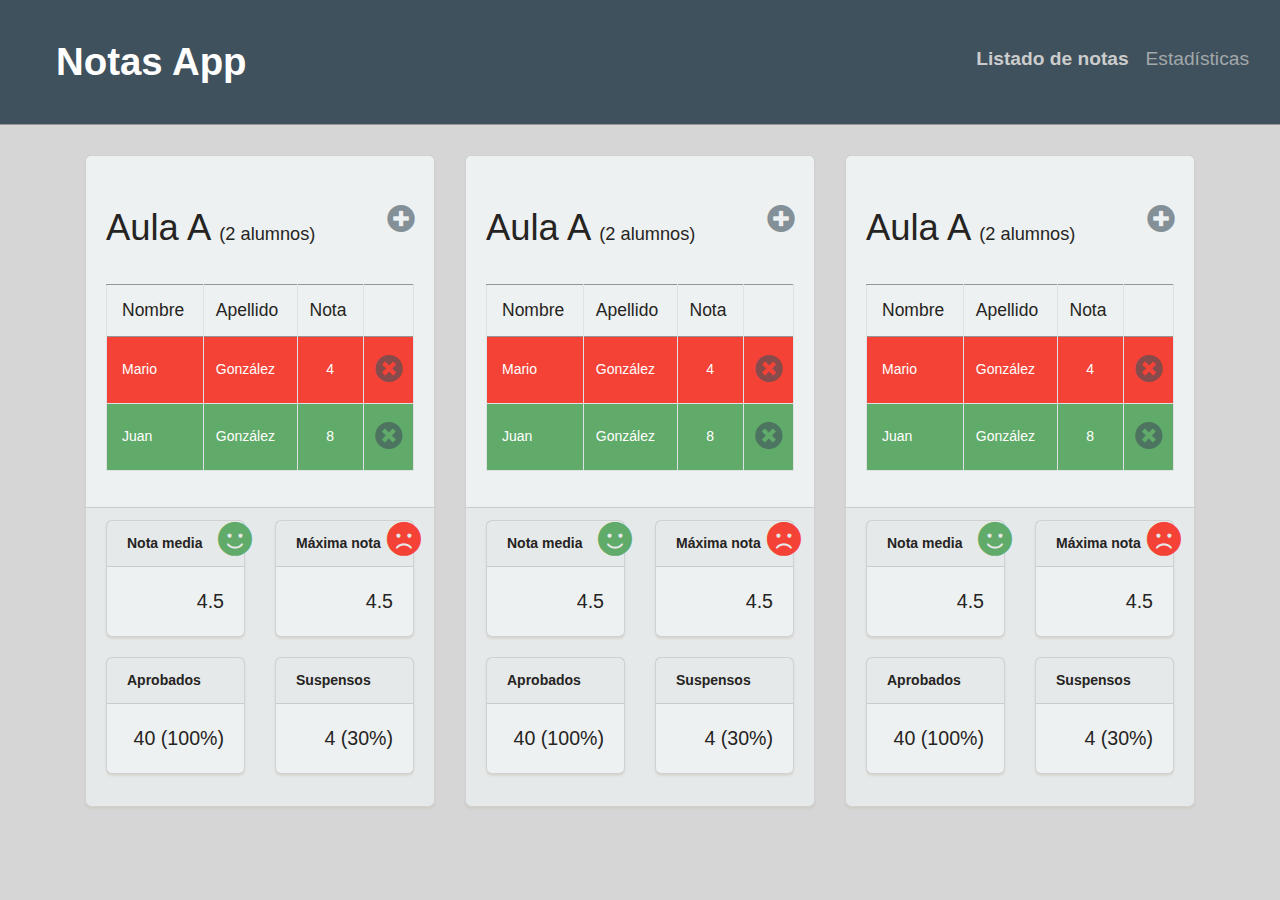
<file: index.html>
<!DOCTYPE html>
<html lang="es">

<head>
  <meta charset="UTF-8">
  <meta name="viewport" content="width=device-width, initial-scale=1.0">
  <meta http-equiv="X-UA-Compatible" content="ie=edge">
  <title>Notas</title>
  <link rel="stylesheet" href="https://use.fontawesome.com/releases/v5.0.13/css/all.css">
  <link rel="stylesheet" href="https://stackpath.bootstrapcdn.com/bootstrap/4.1.1/css/bootstrap.min.css">
  <link rel="stylesheet" href="css/estilos.css">
</head>

<body class="app-notas">
  <header class="navbar navbar-default">
    <div class="container-fluid">
      <div class="navbar-header">
        <h1 class="navbar-brand">Notas App</h1>
      </div>
      <nav class="nav navbar-nav navbar-right menu">
        <ul class="list-unstyled list-inline">
          <li class="list-inline-item"><a href="index.html" class="activo">Listado de notas</a></li>
          <li class="list-inline-item"><a href="totales.html">Estadísticas</a></li>
        </ul>
      </nav>
    </div>
  </header>
  <main class="container">
    <div class="row form-nueva" hidden>
      <div class="col-12 col-lg-8 offset-lg-2">
        <div class="card">
          <div class="card-header">
            <span>Nueva nota aula A</span>
            <i class="fa fa-minus-circle"></i>
          </div>
          <form class="card-body">
            <div class="form-group">
              <label for="nombre">Nombre:</label>
              <input type="text" class="form-control" id="nombre" required />
            </div>
            <div class="form-group">
              <label for="apellidos">Apellidos:</label>
              <input type="text" class="form-control" id="apellidos" required />
            </div>
            <div class="form-group">
              <label for="nota">Nota:</label>
              <input type="number" class="form-control form-control-sm" id="nota" required />
            </div>
            <button class="btn btn-primary">añadir</button>
          </form>
        </div>
      </div>
    </div>
    <div class="row">
      <div class="col">
        <div class="card">
          <div class="header row">
            <h2 class="col-10">Aula A <span>(2 alumnos)</span></h2>
            <div class="col-2 anyadir">
              <a href="#">
                <i class="fa fa-plus-circle"></i>
              </a>
            </div>
          </div>
          <div class="card-body">
            <table class="table table-bordered tabla-alumnos">
              <thead>
                <tr>
                  <th>Nombre</th>
                  <th>Apellido</th>
                  <th>Nota</th>
                  <th></th>
                </tr>
              </thead>
              <tbody>
                <tr class="table-danger">
                  <td>Mario</td>
                  <td>González</td>
                  <td class="text-center">
                    <span>4</span>
                    <div class="cambia-nota" hidden>
                      <input autoFocus class="form-control" type="number" />
                      <i class="fa fa-times-circle"></i>
                      <i class="fa fa-check-circle"></i>
                    </div>
                  </td>
                  <td>
                    <a href="#" class="borrar">
                      <i class="fa fa-times-circle"></i>
                    </a>
                  </td>
                </tr>
                <tr class="table-success">
                  <td>Juan</td>
                  <td>González</td>
                  <td class="text-center">
                    <span>8</span>
                    <div class="cambia-nota" hidden>
                      <input autoFocus class="form-control" type="number" />
                      <i class="fa fa-times-circle"></i>
                      <i class="fa fa-check-circle"></i>
                    </div>
                  </td>
                  <td>
                    <a href="#" class="borrar">
                      <i class="fa fa-times-circle"></i>
                    </a>
                  </td>
                </tr>
              </tbody>
            </table>
          </div>
          <div class="card-footer totales">
            <div class="row">
              <div class="col">
                <div class="card">
                  <div class="card-header">Nota media</div>
                  <div class="card-body numbers">4.5</div>
                  <i class="fa fa-smile icono-status icono-ok"></i>
                </div>
              </div>
              <div class="col">
                <div class="card">
                  <div class="card-header">Máxima nota</div>
                  <div class="card-body numbers">4.5</div>
                  <i class="fa fa-frown icono-status icono-no-ok"></i>
                </div>
              </div>
            </div>
            <div class="row">
              <div class="col">
                <div class="card">
                  <div class="card-header">Aprobados</div>
                  <div class="card-body numbers">40 (100%)</div>
                </div>
              </div>
              <div class="col">
                <div class="card">
                  <div class="card-header">Suspensos</div>
                  <div class="card-body numbers">4 (30%)</div>
                </div>
              </div>
            </div>
          </div>
        </div>
      </div>
      <div class="col">
        <div class="card">
          <div class="header row">
            <h2 class="col-10">Aula A <span>(2 alumnos)</span></h2>
            <div class="col-2 anyadir">
              <a href="#">
                <i class="fa fa-plus-circle"></i>
              </a>
            </div>
          </div>
          <div class="card-body">
            <table class="table table-bordered tabla-alumnos">
              <thead>
                <tr>
                  <th>Nombre</th>
                  <th>Apellido</th>
                  <th>Nota</th>
                  <th></th>
                </tr>
              </thead>
              <tbody>
                <tr class="table-danger">
                  <td>Mario</td>
                  <td>González</td>
                  <td class="text-center">
                    <span>4</span>
                    <div class="cambia-nota" hidden>
                      <input autoFocus class="form-control" type="number" />
                      <i class="fa fa-times-circle"></i>
                      <i class="fa fa-check-circle"></i>
                    </div>
                  </td>
                  <td>
                    <a href="#" class="borrar">
                      <i class="fa fa-times-circle"></i>
                    </a>
                  </td>
                </tr>
                <tr class="table-success">
                  <td>Juan</td>
                  <td>González</td>
                  <td class="text-center">
                    <span>8</span>
                    <div class="cambia-nota" hidden>
                      <input autoFocus class="form-control" type="number" />
                      <i class="fa fa-times-circle"></i>
                      <i class="fa fa-check-circle"></i>
                    </div>
                  </td>
                  <td>
                    <a href="#" class="borrar">
                      <i class="fa fa-times-circle"></i>
                    </a>
                  </td>
                </tr>
              </tbody>
            </table>
          </div>
          <div class="card-footer totales">
            <div class="row">
              <div class="col">
                <div class="card">
                  <div class="card-header">Nota media</div>
                  <div class="card-body numbers">4.5</div>
                  <i class="fa fa-smile icono-status icono-ok"></i>
                </div>
              </div>
              <div class="col">
                <div class="card">
                  <div class="card-header">Máxima nota</div>
                  <div class="card-body numbers">4.5</div>
                  <i class="fa fa-frown icono-status icono-no-ok"></i>
                </div>
              </div>
            </div>
            <div class="row">
              <div class="col">
                <div class="card">
                  <div class="card-header">Aprobados</div>
                  <div class="card-body numbers">40 (100%)</div>
                </div>
              </div>
              <div class="col">
                <div class="card">
                  <div class="card-header">Suspensos</div>
                  <div class="card-body numbers">4 (30%)</div>
                </div>
              </div>
            </div>
          </div>
        </div>
      </div>
      <div class="col">
        <div class="card">
          <div class="header row">
            <h2 class="col-10">Aula A <span>(2 alumnos)</span></h2>
            <div class="col-2 anyadir">
              <a href="#">
                <i class="fa fa-plus-circle"></i>
              </a>
            </div>
          </div>
          <div class="card-body">
            <table class="table table-bordered tabla-alumnos">
              <thead>
                <tr>
                  <th>Nombre</th>
                  <th>Apellido</th>
                  <th>Nota</th>
                  <th></th>
                </tr>
              </thead>
              <tbody>
                <tr class="table-danger">
                  <td>Mario</td>
                  <td>González</td>
                  <td class="text-center">
                    <span>4</span>
                    <div class="cambia-nota" hidden>
                      <input autoFocus class="form-control" type="number" />
                      <i class="fa fa-times-circle"></i>
                      <i class="fa fa-check-circle"></i>
                    </div>
                  </td>
                  <td>
                    <a href="#" class="borrar">
                      <i class="fa fa-times-circle"></i>
                    </a>
                  </td>
                </tr>
                <tr class="table-success">
                  <td>Juan</td>
                  <td>González</td>
                  <td class="text-center">
                    <span>8</span>
                    <div class="cambia-nota" hidden>
                      <input autoFocus class="form-control" type="number" />
                      <i class="fa fa-times-circle"></i>
                      <i class="fa fa-check-circle"></i>
                    </div>
                  </td>
                  <td>
                    <a href="#" class="borrar">
                      <i class="fa fa-times-circle"></i>
                    </a>
                  </td>
                </tr>
              </tbody>
            </table>
          </div>
          <div class="card-footer totales">
            <div class="row">
              <div class="col">
                <div class="card">
                  <div class="card-header">Nota media</div>
                  <div class="card-body numbers">4.5</div>
                  <i class="fa fa-smile icono-status icono-ok"></i>
                </div>
              </div>
              <div class="col">
                <div class="card">
                  <div class="card-header">Máxima nota</div>
                  <div class="card-body numbers">4.5</div>
                  <i class="fa fa-frown icono-status icono-no-ok"></i>
                </div>
              </div>
            </div>
            <div class="row">
              <div class="col">
                <div class="card">
                  <div class="card-header">Aprobados</div>
                  <div class="card-body numbers">40 (100%)</div>
                </div>
              </div>
              <div class="col">
                <div class="card">
                  <div class="card-header">Suspensos</div>
                  <div class="card-body numbers">4 (30%)</div>
                </div>
              </div>
            </div>
          </div>
        </div>
      </div>
    </div>
  </main>
  <div class="loading" hidden>
    <img src="img/loading.svg" alt="cargando" />
  </div>
</body>

</html>
</file>
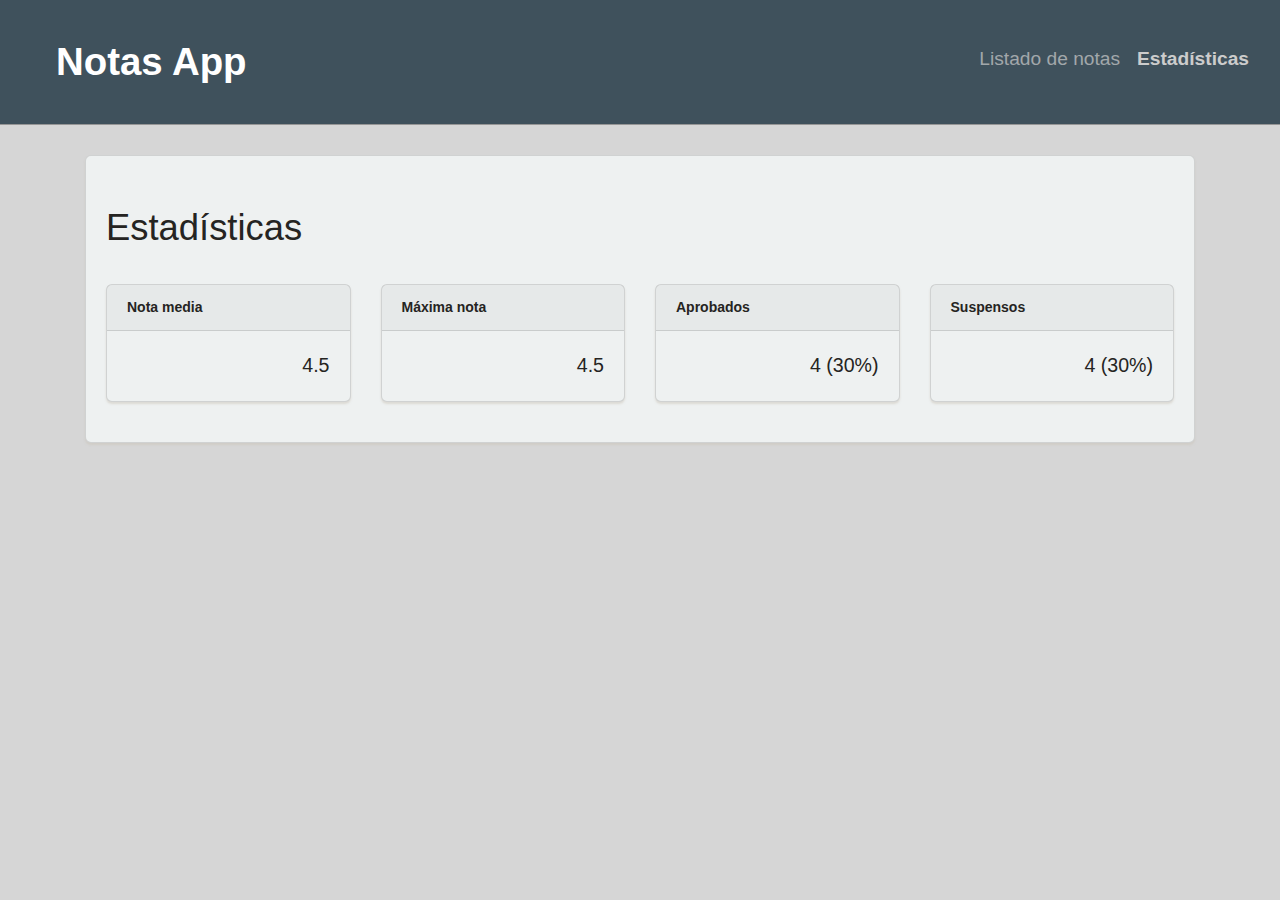
<file: totales.html>
<!DOCTYPE html>
<html lang="es">

<head>
    <meta charset="UTF-8">
    <meta name="viewport" content="width=device-width, initial-scale=1.0">
    <meta http-equiv="X-UA-Compatible" content="ie=edge">
    <title>Notas</title>
    <link rel="stylesheet" href="https://use.fontawesome.com/releases/v5.0.13/css/all.css">
    <link rel="stylesheet" href="https://stackpath.bootstrapcdn.com/bootstrap/4.1.1/css/bootstrap.min.css">
    <link rel="stylesheet" href="css/estilos.css">
</head>

<body class="app-notas">
    <header class="navbar navbar-default">
        <div class="container-fluid">
            <div class="navbar-header">
                <h1 class="navbar-brand">Notas App</h1>
            </div>
            <nav class="nav navbar-nav navbar-right menu">
                <ul class="list-unstyled list-inline">
                    <li class="list-inline-item"><a href="index.html">Listado de notas</a></li>
                    <li class="list-inline-item"><a href="totales.html" class="activo">Estadísticas</a></li>
                </ul>
            </nav>
        </div>
    </header>
    <main class="container">
        <div class="row totales">
            <div class="col">
                <div class="card">
                    <div class="header">
                        <h2>Estadísticas</h2>
                    </div>
                    <div class="card-body row">
                        <div class="col">
                            <div class="card">
                                <div class="card-header">Nota media</div>
                                <div class="card-body numbers">4.5</div>
                            </div>
                        </div>
                        <div class="col">
                            <div class="card">
                                <div class="card-header">Máxima nota</div>
                                <div class="card-body numbers">4.5</div>
                            </div>
                        </div>
                        <div class="col">
                            <div class="card">
                                <div class="card-header">Aprobados</div>
                                <div class="card-body numbers">4 (30%)</div>
                            </div>
                        </div>
                        <div class="col">
                            <div class="card">
                                <div class="card-header">Suspensos</div>
                                <div class="card-body numbers">4 (30%)</div>
                            </div>
                        </div>
                    </div>
                </div>
            </div>
        </div>
    </main>
    <div class="loading" hidden>
        <img src="img/loading.svg" alt="cargando" />
    </div>
</body>

</html>
</file>
<file: css/estilos.css>
body {
  background-color: #d6d6d6;
}
h2 {
  margin: 0;
}
header.navbar {
  color: #fff;
  background-color: #3f515c;
}
header.navbar .menu a {
  font-size: 0.6em;
  color: #ccc;
  opacity: 0.7;
}
header.navbar .menu .activo {
  font-weight: bold;
  opacity: 1;
}
header.navbar .navbar-right {
  font-size: 2em;
}
main.container {
  padding-top: 30px;
  padding-bottom: 30px;
}
.anyadir {
  padding-top: 10px;
}
.borrar,
.anyadir a {
  color: #3f515c;
  position: absolute;
  top: 50%;
  left: 50%;
  transform: translate(-50%, -50%);
}
.borrar i,
.anyadir a i {
  font-size: 2em;
  transform-origin: 67%;
  transition: all 0.7s;
  opacity: 0.6;
  width: auto;
}
.borrar:hover i,
.anyadir a:hover i {
  opacity: 1;
  transform: rotate(-90deg) scale(1.2);
  transition-duration: 0.2s;
}
.tabla-alumnos {
  color: #fff;
}
.tabla-alumnos thead th {
  font-weight: 600;
  color: #252422;
}
.tabla-alumnos .table-danger td {
  background-color: #f44336;
  color: #fff;
}
.tabla-alumnos .table-success td {
  background-color: #61ab6a;
  color: #fff;
}
.totales .card-header {
  font-weight: 700;
}
.icono-status {
  position: absolute;
  font-size: 2.5em;
  right: 5px;
}
.icono-status.icono-ok {
  color: #61ab6a;
}
.icono-status.icono-no-ok {
  color: #f44336;
}
.form-anyadir {
  overflow: hidden;
  padding: 15px;
  transition: all 0.2s linear;
}
.form-anyadir.off {
  height: 0;
  padding-top: 0;
  padding-bottom: 0;
  margin: 0;
  border-color: transparent;
  box-shadow: none;
}
.form-anyadir .form-datos {
  line-height: 39px;
}

.loading {
  background-color: #fff;
  position: fixed;
  top: 0;
  bottom: 0;
  left: 0;
  right: 0;
  z-index: 999;
  opacity: 0.9;
}
.loading img {
  position: absolute;
  top: 50%;
  left: 50%;
  transform: translate(-50%, -50%);
  width: 150px;
}

.ct-blue {
  stroke: #93a1a5 !important;
}

.ct-azure {
  stroke: #818d84 !important;
}

.ct-green {
  stroke: #61ab6a !important;
}

.ct-orange {
  stroke: #df9b32 !important;
}

.ct-red {
  stroke: #f44336 !important;
}

h1,
.h1,
h2,
.h2,
h3,
.h3,
h4,
.h4,
h5,
.h5,
h6,
.h6,
p,
.navbar,
.brand,
a,
.td-name,
td {
  -moz-osx-font-smoothing: grayscale;
  -webkit-font-smoothing: antialiased;
  font-family: "Muli", "Helvetica", Arial, sans-serif;
}

h1,
.h1,
h2,
.h2,
h3,
.h3,
h4,
.h4 {
  font-weight: 400;
  margin: 30px 0 15px;
}

h1,
.h1 {
  font-size: 3.2em;
}

h2,
.h2 {
  font-size: 2.6em;
}

h3,
.h3 {
  font-size: 1.825em;
  line-height: 1.4;
  margin: 20px 0 10px;
}

h4,
.h4 {
  font-size: 1.5em;
  font-weight: 600;
  line-height: 1.2em;
}

h5,
.h5 {
  font-size: 1.25em;
  font-weight: 400;
  line-height: 1.4em;
  margin-bottom: 15px;
}

h6,
.h6 {
  font-size: 0.9em;
  font-weight: 600;
  text-transform: uppercase;
}

p {
  font-size: 16px;
  line-height: 1.4em;
}

h1 small,
h2 small,
h3 small,
h4 small,
h5 small,
h6 small,
.h1 small,
.h2 small,
.h3 small,
.h4 small,
.h5 small,
.h6 small,
h1 .small,
h2 .small,
h3 .small,
h4 .small,
h5 .small,
h6 .small,
.h1 .small,
.h2 .small,
.h3 .small,
.h4 .small,
.h5 .small,
.h6 .small {
  color: #969696;
  font-weight: 300;
  line-height: 1.4em;
}

h1 small,
h2 small,
h3 small,
h1 .small,
h2 .small,
h3 .small {
  font-size: 60%;
}

.title-uppercase {
  text-transform: uppercase;
}

blockquote {
  font-style: italic;
}

blockquote small {
  font-style: normal;
}

.text-muted {
  color: #969696;
}

.text-primary,
.text-primary:hover {
  color: #93a1a5;
}

.text-info,
.text-info:hover {
  color: #818d84;
}

.text-success,
.text-success:hover {
  color: #61ab6a;
}

.text-warning,
.text-warning:hover {
  color: #df9b32;
}

.text-danger,
.text-danger:hover {
  color: #f44336;
}

.glyphicon {
  line-height: 1;
}

strong {
  color: #403d39;
}

.icon-primary {
  color: #93a1a5;
}

.icon-info {
  color: #818d84;
}

.icon-success {
  color: #61ab6a;
}

.icon-warning {
  color: #df9b32;
}

.icon-danger {
  color: #f44336;
}

.chart-legend .text-primary,
.chart-legend .text-primary:hover {
  color: #93a1a5;
}

.chart-legend .text-info,
.chart-legend .text-info:hover {
  color: #818d84;
}

.chart-legend .text-success,
.chart-legend .text-success:hover {
  color: #61ab6a;
}

.chart-legend .text-warning,
.chart-legend .text-warning:hover {
  color: #df9b32;
}

.chart-legend .text-danger,
.chart-legend .text-danger:hover {
  color: #f44336;
}

/*     General overwrite     */
body {
  color: #3f515c;
  font-size: 14px;
  font-family: "Muli", Arial, sans-serif;
}

body .wrapper {
  min-height: 100vh;
  position: relative;
}

a {
  color: #818d84;
}

a:hover,
a:focus {
  color: #818d84;
  text-decoration: none;
}

a:focus,
a:active,
button::-moz-focus-inner,
input::-moz-focus-inner,
select::-moz-focus-inner,
input[type="file"] > input[type="button"]::-moz-focus-inner {
  outline: 0 !important;
}

input[type=number]::-webkit-inner-spin-button, 
input[type=number]::-webkit-outer-spin-button { 
  -webkit-appearance: none; 
  margin: 0; 
}

.ui-slider-handle:focus,
.navbar-toggle,
input:focus,
button:focus {
  outline: 0 !important;
}

/*           Animations              */
.form-control,
.input-group-addon,
.tagsinput,
.navbar,
.navbar .alert {
  -webkit-transition: all 300ms linear;
  -moz-transition: all 300ms linear;
  -o-transition: all 300ms linear;
  -ms-transition: all 300ms linear;
  transition: all 300ms linear;
}

.sidebar .nav a,
.table > tbody > tr .td-actions .btn {
  -webkit-transition: all 150ms ease-in;
  -moz-transition: all 150ms ease-in;
  -o-transition: all 150ms ease-in;
  -ms-transition: all 150ms ease-in;
  transition: all 150ms ease-in;
}

.btn {
  -webkit-transition: all 100ms ease-in;
  -moz-transition: all 100ms ease-in;
  -o-transition: all 100ms ease-in;
  -ms-transition: all 100ms ease-in;
  transition: all 100ms ease-in;
}

.fa {
  width: 21px;
  text-align: center;
}

.fa-base {
  font-size: 1.25em !important;
}

.margin-top {
  margin-top: 50px;
}

hr {
  border-color: #d6d6d6;
}

.wrapper {
  position: relative;
  top: 0;
  height: 100vh;
}

.sidebar {
  position: absolute;
  top: 0;
  bottom: 0;
  left: 0;
  z-index: 1;
  background-size: cover;
  background-position: center center;
}

.sidebar .sidebar-wrapper {
  position: relative;
  max-height: none;
  min-height: 100%;
  overflow: hidden;
  width: 260px;
  z-index: 4;
  box-shadow: inset -1px 0px 0px 0px #969696;
}

.sidebar .sidebar-background {
  position: absolute;
  z-index: 1;
  height: 100%;
  width: 100%;
  display: block;
  top: 0;
  left: 0;
  background-size: cover;
  background-position: center center;
}

.sidebar,
.off-canvas-sidebar {
  width: 260px;
  display: block;
  font-weight: 200;
}

.sidebar .logo,
.off-canvas-sidebar .logo {
  padding: 18px 0px;
  margin: 0 20px;
}

.sidebar .logo p,
.off-canvas-sidebar .logo p {
  float: left;
  font-size: 20px;
  margin: 10px 10px;
  line-height: 20px;
}

.sidebar .logo .simple-text,
.off-canvas-sidebar .logo .simple-text {
  text-transform: uppercase;
  padding: 4px 0px;
  display: block;
  font-size: 18px;
  text-align: center;
  font-weight: 400;
  line-height: 30px;
}

.sidebar .nav,
.off-canvas-sidebar .nav {
  margin-top: 20px;
}

.sidebar .nav li > a,
.off-canvas-sidebar .nav li > a {
  margin: 10px 0px;
  padding-left: 25px;
  padding-right: 25px;
  opacity: 0.7;
}

.sidebar .nav li:hover > a,
.off-canvas-sidebar .nav li:hover > a {
  opacity: 1;
}

.sidebar .nav li.active > a,
.off-canvas-sidebar .nav li.active > a {
  color: #93a1a5;
  opacity: 1;
}

.sidebar .nav li.active > a:before,
.off-canvas-sidebar .nav li.active > a:before {
  border-right: 17px solid #969696;
  border-top: 17px solid transparent;
  border-bottom: 17px solid transparent;
  content: "";
  display: inline-block;
  position: absolute;
  right: 0;
  top: 8px;
}

.sidebar .nav li.active > a:after,
.off-canvas-sidebar .nav li.active > a:after {
  border-right: 17px solid #d6d6d6;
  border-top: 17px solid transparent;
  border-bottom: 17px solid transparent;
  content: "";
  display: inline-block;
  position: absolute;
  right: -1px;
  top: 8px;
}

.sidebar .nav p,
.off-canvas-sidebar .nav p {
  margin: 0;
  line-height: 30px;
  font-size: 12px;
  font-weight: 600;
  text-transform: uppercase;
}

.sidebar .nav i,
.off-canvas-sidebar .nav i {
  font-size: 24px;
  float: left;
  margin-right: 15px;
  line-height: 30px;
  width: 30px;
  text-align: center;
}

.sidebar:after,
.off-canvas-sidebar:after,
.sidebar:before,
.off-canvas-sidebar:before {
  display: block;
  content: "";
  position: absolute;
  width: 100%;
  height: 100%;
  top: 0;
  left: 0;
  z-index: 2;
  background: false;
}

.sidebar:after,
.off-canvas-sidebar:after,
.sidebar[data-background-color="white"]:after,
.off-canvas-sidebar[data-background-color="white"]:after,
.sidebar:before,
.off-canvas-sidebar:before,
.sidebar[data-background-color="white"]:before,
.off-canvas-sidebar[data-background-color="white"]:before {
  background-color: false;
}

.sidebar .logo,
.off-canvas-sidebar .logo,
.sidebar[data-background-color="white"] .logo,
.off-canvas-sidebar[data-background-color="white"] .logo {
  border-bottom: 1px solid rgba(102, 97, 91, 0.3);
}

.sidebar .logo p,
.off-canvas-sidebar .logo p,
.sidebar[data-background-color="white"] .logo p,
.off-canvas-sidebar[data-background-color="white"] .logo p {
  color: #66615b;
}

.sidebar .logo .simple-text,
.off-canvas-sidebar .logo .simple-text,
.sidebar[data-background-color="white"] .logo .simple-text,
.off-canvas-sidebar[data-background-color="white"] .logo .simple-text {
  color: #66615b;
}

.sidebar .nav li:not(.active) > a,
.off-canvas-sidebar .nav li:not(.active) > a,
.sidebar[data-background-color="white"] .nav li:not(.active) > a,
.off-canvas-sidebar[data-background-color="white"] .nav li:not(.active) > a {
  color: #66615b;
}

.sidebar .nav .divider,
.off-canvas-sidebar .nav .divider,
.sidebar[data-background-color="white"] .nav .divider,
.off-canvas-sidebar[data-background-color="white"] .nav .divider {
  background-color: rgba(102, 97, 91, 0.2);
}

.sidebar[data-background-color="black"]:after,
.off-canvas-sidebar[data-background-color="black"]:after,
.sidebar[data-background-color="black"]:before,
.off-canvas-sidebar[data-background-color="black"]:before {
  background-color: #3f515c;
}

.sidebar[data-background-color="black"] .logo,
.off-canvas-sidebar[data-background-color="black"] .logo {
  border-bottom: 1px solid rgba(255, 255, 255, 0.3);
}

.sidebar[data-background-color="black"] .logo p,
.off-canvas-sidebar[data-background-color="black"] .logo p {
  color: #fff;
}

.sidebar[data-background-color="black"] .logo .simple-text,
.off-canvas-sidebar[data-background-color="black"] .logo .simple-text {
  color: #fff;
}

.sidebar[data-background-color="black"] .nav li:not(.active) > a,
.off-canvas-sidebar[data-background-color="black"] .nav li:not(.active) > a {
  color: #fff;
}

.sidebar[data-background-color="black"] .nav .divider,
.off-canvas-sidebar[data-background-color="black"] .nav .divider {
  background-color: rgba(255, 255, 255, 0.2);
}

.sidebar[data-active-color="primary"] .nav li.active > a,
.off-canvas-sidebar[data-active-color="primary"] .nav li.active > a {
  color: #93a1a5;
  opacity: 1;
}

.sidebar[data-active-color="info"] .nav li.active > a,
.off-canvas-sidebar[data-active-color="info"] .nav li.active > a {
  color: #818d84;
  opacity: 1;
}

.sidebar[data-active-color="success"] .nav li.active > a,
.off-canvas-sidebar[data-active-color="success"] .nav li.active > a {
  color: #61ab6a;
  opacity: 1;
}

.sidebar[data-active-color="warning"] .nav li.active > a,
.off-canvas-sidebar[data-active-color="warning"] .nav li.active > a {
  color: #df9b32;
  opacity: 1;
}

.sidebar[data-active-color="danger"] .nav li.active > a,
.off-canvas-sidebar[data-active-color="danger"] .nav li.active > a {
  color: #f44336;
  opacity: 1;
}

.main-panel {
  background-color: #d6d6d6;
  position: relative;
  z-index: 2;
  float: right;
  width: calc(100% - 260px);
  min-height: 100%;
}

.main-panel > .content {
  padding: 30px 15px;
  min-height: calc(100% - 123px);
}

.main-panel > .footer {
  border-top: 1px solid rgba(0, 0, 0, 0.1);
}

.main-panel .navbar {
  margin-bottom: 0;
}

.sidebar,
.main-panel {
  overflow: auto;
  max-height: 100%;
  height: 100%;
  -webkit-transition-property: top, bottom;
  transition-property: top, bottom;
  -webkit-transition-duration: 0.2s, 0.2s;
  transition-duration: 0.2s, 0.2s;
  -webkit-transition-timing-function: linear, linear;
  transition-timing-function: linear, linear;
  -webkit-overflow-scrolling: touch;
}

.btn,
.navbar .navbar-nav > li > a.btn {
  border-radius: 20px;
  box-sizing: border-box;
  border-width: 2px;
  background-color: transparent;
  font-size: 14px;
  font-weight: 500;
  padding: 7px 18px;
  border-color: #66615b;
  color: #66615b;
  -webkit-transition: all 150ms linear;
  -moz-transition: all 150ms linear;
  -o-transition: all 150ms linear;
  -ms-transition: all 150ms linear;
  transition: all 150ms linear;
}

.btn:hover,
.navbar .navbar-nav > li > a.btn:hover,
.btn:focus,
.navbar .navbar-nav > li > a.btn:focus,
.btn:active,
.navbar .navbar-nav > li > a.btn:active,
.btn.active,
.navbar .navbar-nav > li > a.btn.active,
.open > .btn.dropdown-toggle,
.open > .navbar .navbar-nav > li > a.btn.dropdown-toggle {
  background-color: #66615b;
  color: rgba(255, 255, 255, 0.7);
  border-color: #66615b;
}

.btn:hover .caret,
.navbar .navbar-nav > li > a.btn:hover .caret,
.btn:focus .caret,
.navbar .navbar-nav > li > a.btn:focus .caret,
.btn:active .caret,
.navbar .navbar-nav > li > a.btn:active .caret,
.btn.active .caret,
.navbar .navbar-nav > li > a.btn.active .caret,
.open > .btn.dropdown-toggle .caret,
.open > .navbar .navbar-nav > li > a.btn.dropdown-toggle .caret {
  border-top-color: rgba(255, 255, 255, 0.7);
}

.btn.disabled,
.navbar .navbar-nav > li > a.btn.disabled,
.btn:disabled,
.navbar .navbar-nav > li > a.btn:disabled,
.btn[disabled],
.navbar .navbar-nav > li > a.btn[disabled],
fieldset[disabled] .btn,
fieldset[disabled] .navbar .navbar-nav > li > a.btn,
.btn.disabled:hover,
.navbar .navbar-nav > li > a.btn.disabled:hover,
.btn:disabled:hover,
.navbar .navbar-nav > li > a.btn:disabled:hover,
.btn[disabled]:hover,
.navbar .navbar-nav > li > a.btn[disabled]:hover,
fieldset[disabled] .btn:hover,
fieldset[disabled] .navbar .navbar-nav > li > a.btn:hover,
.btn.disabled:focus,
.navbar .navbar-nav > li > a.btn.disabled:focus,
.btn:disabled:focus,
.navbar .navbar-nav > li > a.btn:disabled:focus,
.btn[disabled]:focus,
.navbar .navbar-nav > li > a.btn[disabled]:focus,
fieldset[disabled] .btn:focus,
fieldset[disabled] .navbar .navbar-nav > li > a.btn:focus,
.btn.disabled.focus,
.navbar .navbar-nav > li > a.btn.disabled.focus,
.btn:disabled.focus,
.navbar .navbar-nav > li > a.btn:disabled.focus,
.btn[disabled].focus,
.navbar .navbar-nav > li > a.btn[disabled].focus,
fieldset[disabled] .btn.focus,
fieldset[disabled] .navbar .navbar-nav > li > a.btn.focus,
.btn.disabled:active,
.navbar .navbar-nav > li > a.btn.disabled:active,
.btn:disabled:active,
.navbar .navbar-nav > li > a.btn:disabled:active,
.btn[disabled]:active,
.navbar .navbar-nav > li > a.btn[disabled]:active,
fieldset[disabled] .btn:active,
fieldset[disabled] .navbar .navbar-nav > li > a.btn:active,
.btn.disabled.active,
.navbar .navbar-nav > li > a.btn.disabled.active,
.btn:disabled.active,
.navbar .navbar-nav > li > a.btn:disabled.active,
.btn[disabled].active,
.navbar .navbar-nav > li > a.btn[disabled].active,
fieldset[disabled] .btn.active,
fieldset[disabled] .navbar .navbar-nav > li > a.btn.active {
  background-color: transparent;
  border-color: #66615b;
}

.btn.btn-fill,
.navbar .navbar-nav > li > a.btn.btn-fill {
  color: #fff;
  background-color: #66615b;
  opacity: 1;
  filter: alpha(opacity=100);
}

.btn.btn-fill:hover,
.navbar .navbar-nav > li > a.btn.btn-fill:hover,
.btn.btn-fill:focus,
.navbar .navbar-nav > li > a.btn.btn-fill:focus,
.btn.btn-fill:active,
.navbar .navbar-nav > li > a.btn.btn-fill:active,
.btn.btn-fill.active,
.navbar .navbar-nav > li > a.btn.btn-fill.active,
.open > .btn.btn-fill.dropdown-toggle,
.open > .navbar .navbar-nav > li > a.btn.btn-fill.dropdown-toggle {
  background-color: #403d39;
  color: #fff;
  border-color: #403d39;
}

.btn.btn-fill .caret,
.navbar .navbar-nav > li > a.btn.btn-fill .caret {
  border-top-color: #fff;
}

.btn.btn-simple:hover,
.navbar .navbar-nav > li > a.btn.btn-simple:hover,
.btn.btn-simple:focus,
.navbar .navbar-nav > li > a.btn.btn-simple:focus,
.btn.btn-simple:active,
.navbar .navbar-nav > li > a.btn.btn-simple:active,
.btn.btn-simple.active,
.navbar .navbar-nav > li > a.btn.btn-simple.active,
.open > .btn.btn-simple.dropdown-toggle,
.open > .navbar .navbar-nav > li > a.btn.btn-simple.dropdown-toggle {
  background-color: transparent;
  color: #403d39;
}

.btn.btn-simple .caret,
.navbar .navbar-nav > li > a.btn.btn-simple .caret {
  border-top-color: #fff;
}

.btn .caret,
.navbar .navbar-nav > li > a.btn .caret {
  border-top-color: #66615b;
}

.btn:hover,
.navbar .navbar-nav > li > a.btn:hover,
.btn:focus,
.navbar .navbar-nav > li > a.btn:focus {
  outline: 0 !important;
}

.btn:active,
.navbar .navbar-nav > li > a.btn:active,
.btn.active,
.navbar .navbar-nav > li > a.btn.active,
.open > .btn.dropdown-toggle,
.open > .navbar .navbar-nav > li > a.btn.dropdown-toggle {
  -webkit-box-shadow: none;
  box-shadow: none;
  outline: 0 !important;
}

.btn.btn-icon,
.navbar .navbar-nav > li > a.btn.btn-icon {
  padding: 7px;
}

.btn-group .btn + .btn,
.btn-group .btn + .btn-group,
.btn-group .btn-group + .btn,
.btn-group .btn-group + .btn-group {
  margin-left: -2px;
}

.navbar .navbar-nav > li > a.btn-primary,
.btn-primary {
  border-color: #93a1a5;
  color: #93a1a5;
}

.navbar .navbar-nav > li > a.btn-primary:hover,
.btn-primary:hover,
.navbar .navbar-nav > li > a.btn-primary:focus,
.btn-primary:focus,
.navbar .navbar-nav > li > a.btn-primary:active,
.btn-primary:active,
.navbar .navbar-nav > li > a.btn-primary.active,
.btn-primary.active,
.open > .navbar .navbar-nav > li > a.btn-primary.dropdown-toggle,
.open > .btn-primary.dropdown-toggle {
  background-color: #93a1a5;
  color: rgba(255, 255, 255, 0.7);
  border-color: #93a1a5;
}

.navbar .navbar-nav > li > a.btn-primary:hover .caret,
.btn-primary:hover .caret,
.navbar .navbar-nav > li > a.btn-primary:focus .caret,
.btn-primary:focus .caret,
.navbar .navbar-nav > li > a.btn-primary:active .caret,
.btn-primary:active .caret,
.navbar .navbar-nav > li > a.btn-primary.active .caret,
.btn-primary.active .caret,
.open > .navbar .navbar-nav > li > a.btn-primary.dropdown-toggle .caret,
.open > .btn-primary.dropdown-toggle .caret {
  border-top-color: rgba(255, 255, 255, 0.7);
}

.navbar .navbar-nav > li > a.btn-primary.disabled,
.btn-primary.disabled,
.navbar .navbar-nav > li > a.btn-primary:disabled,
.btn-primary:disabled,
.navbar .navbar-nav > li > a.btn-primary[disabled],
.btn-primary[disabled],
fieldset[disabled] .navbar .navbar-nav > li > a.btn-primary,
fieldset[disabled] .btn-primary,
.navbar .navbar-nav > li > a.btn-primary.disabled:hover,
.btn-primary.disabled:hover,
.navbar .navbar-nav > li > a.btn-primary:disabled:hover,
.btn-primary:disabled:hover,
.navbar .navbar-nav > li > a.btn-primary[disabled]:hover,
.btn-primary[disabled]:hover,
fieldset[disabled] .navbar .navbar-nav > li > a.btn-primary:hover,
fieldset[disabled] .btn-primary:hover,
.navbar .navbar-nav > li > a.btn-primary.disabled:focus,
.btn-primary.disabled:focus,
.navbar .navbar-nav > li > a.btn-primary:disabled:focus,
.btn-primary:disabled:focus,
.navbar .navbar-nav > li > a.btn-primary[disabled]:focus,
.btn-primary[disabled]:focus,
fieldset[disabled] .navbar .navbar-nav > li > a.btn-primary:focus,
fieldset[disabled] .btn-primary:focus,
.navbar .navbar-nav > li > a.btn-primary.disabled.focus,
.btn-primary.disabled.focus,
.navbar .navbar-nav > li > a.btn-primary:disabled.focus,
.btn-primary:disabled.focus,
.navbar .navbar-nav > li > a.btn-primary[disabled].focus,
.btn-primary[disabled].focus,
fieldset[disabled] .navbar .navbar-nav > li > a.btn-primary.focus,
fieldset[disabled] .btn-primary.focus,
.navbar .navbar-nav > li > a.btn-primary.disabled:active,
.btn-primary.disabled:active,
.navbar .navbar-nav > li > a.btn-primary:disabled:active,
.btn-primary:disabled:active,
.navbar .navbar-nav > li > a.btn-primary[disabled]:active,
.btn-primary[disabled]:active,
fieldset[disabled] .navbar .navbar-nav > li > a.btn-primary:active,
fieldset[disabled] .btn-primary:active,
.navbar .navbar-nav > li > a.btn-primary.disabled.active,
.btn-primary.disabled.active,
.navbar .navbar-nav > li > a.btn-primary:disabled.active,
.btn-primary:disabled.active,
.navbar .navbar-nav > li > a.btn-primary[disabled].active,
.btn-primary[disabled].active,
fieldset[disabled] .navbar .navbar-nav > li > a.btn-primary.active,
fieldset[disabled] .btn-primary.active {
  background-color: transparent;
  border-color: #93a1a5;
}

.navbar .navbar-nav > li > a.btn-primary.btn-fill,
.btn-primary.btn-fill {
  color: #fff;
  background-color: #93a1a5;
  opacity: 1;
  filter: alpha(opacity=100);
}

.navbar .navbar-nav > li > a.btn-primary.btn-fill:hover,
.btn-primary.btn-fill:hover,
.navbar .navbar-nav > li > a.btn-primary.btn-fill:focus,
.btn-primary.btn-fill:focus,
.navbar .navbar-nav > li > a.btn-primary.btn-fill:active,
.btn-primary.btn-fill:active,
.navbar .navbar-nav > li > a.btn-primary.btn-fill.active,
.btn-primary.btn-fill.active,
.open > .navbar .navbar-nav > li > a.btn-primary.btn-fill.dropdown-toggle,
.open > .btn-primary.btn-fill.dropdown-toggle {
  background-color: #93a1a5;
  color: #fff;
  border-color: #93a1a5;
}

.navbar .navbar-nav > li > a.btn-primary.btn-fill .caret,
.btn-primary.btn-fill .caret {
  border-top-color: #fff;
}

.navbar .navbar-nav > li > a.btn-primary.btn-simple:hover,
.btn-primary.btn-simple:hover,
.navbar .navbar-nav > li > a.btn-primary.btn-simple:focus,
.btn-primary.btn-simple:focus,
.navbar .navbar-nav > li > a.btn-primary.btn-simple:active,
.btn-primary.btn-simple:active,
.navbar .navbar-nav > li > a.btn-primary.btn-simple.active,
.btn-primary.btn-simple.active,
.open > .navbar .navbar-nav > li > a.btn-primary.btn-simple.dropdown-toggle,
.open > .btn-primary.btn-simple.dropdown-toggle {
  background-color: transparent;
  color: #93a1a5;
}

.navbar .navbar-nav > li > a.btn-primary.btn-simple .caret,
.btn-primary.btn-simple .caret {
  border-top-color: #fff;
}

.navbar .navbar-nav > li > a.btn-primary .caret,
.btn-primary .caret {
  border-top-color: #93a1a5;
}

.navbar .navbar-nav > li > a.btn-success,
.btn-success {
  border-color: #61ab6a;
  color: #61ab6a;
}

.navbar .navbar-nav > li > a.btn-success:hover,
.btn-success:hover,
.navbar .navbar-nav > li > a.btn-success:focus,
.btn-success:focus,
.navbar .navbar-nav > li > a.btn-success:active,
.btn-success:active,
.navbar .navbar-nav > li > a.btn-success.active,
.btn-success.active,
.open > .navbar .navbar-nav > li > a.btn-success.dropdown-toggle,
.open > .btn-success.dropdown-toggle {
  background-color: #61ab6a;
  color: rgba(255, 255, 255, 0.7);
  border-color: #61ab6a;
}

.navbar .navbar-nav > li > a.btn-success:hover .caret,
.btn-success:hover .caret,
.navbar .navbar-nav > li > a.btn-success:focus .caret,
.btn-success:focus .caret,
.navbar .navbar-nav > li > a.btn-success:active .caret,
.btn-success:active .caret,
.navbar .navbar-nav > li > a.btn-success.active .caret,
.btn-success.active .caret,
.open > .navbar .navbar-nav > li > a.btn-success.dropdown-toggle .caret,
.open > .btn-success.dropdown-toggle .caret {
  border-top-color: rgba(255, 255, 255, 0.7);
}

.navbar .navbar-nav > li > a.btn-success.disabled,
.btn-success.disabled,
.navbar .navbar-nav > li > a.btn-success:disabled,
.btn-success:disabled,
.navbar .navbar-nav > li > a.btn-success[disabled],
.btn-success[disabled],
fieldset[disabled] .navbar .navbar-nav > li > a.btn-success,
fieldset[disabled] .btn-success,
.navbar .navbar-nav > li > a.btn-success.disabled:hover,
.btn-success.disabled:hover,
.navbar .navbar-nav > li > a.btn-success:disabled:hover,
.btn-success:disabled:hover,
.navbar .navbar-nav > li > a.btn-success[disabled]:hover,
.btn-success[disabled]:hover,
fieldset[disabled] .navbar .navbar-nav > li > a.btn-success:hover,
fieldset[disabled] .btn-success:hover,
.navbar .navbar-nav > li > a.btn-success.disabled:focus,
.btn-success.disabled:focus,
.navbar .navbar-nav > li > a.btn-success:disabled:focus,
.btn-success:disabled:focus,
.navbar .navbar-nav > li > a.btn-success[disabled]:focus,
.btn-success[disabled]:focus,
fieldset[disabled] .navbar .navbar-nav > li > a.btn-success:focus,
fieldset[disabled] .btn-success:focus,
.navbar .navbar-nav > li > a.btn-success.disabled.focus,
.btn-success.disabled.focus,
.navbar .navbar-nav > li > a.btn-success:disabled.focus,
.btn-success:disabled.focus,
.navbar .navbar-nav > li > a.btn-success[disabled].focus,
.btn-success[disabled].focus,
fieldset[disabled] .navbar .navbar-nav > li > a.btn-success.focus,
fieldset[disabled] .btn-success.focus,
.navbar .navbar-nav > li > a.btn-success.disabled:active,
.btn-success.disabled:active,
.navbar .navbar-nav > li > a.btn-success:disabled:active,
.btn-success:disabled:active,
.navbar .navbar-nav > li > a.btn-success[disabled]:active,
.btn-success[disabled]:active,
fieldset[disabled] .navbar .navbar-nav > li > a.btn-success:active,
fieldset[disabled] .btn-success:active,
.navbar .navbar-nav > li > a.btn-success.disabled.active,
.btn-success.disabled.active,
.navbar .navbar-nav > li > a.btn-success:disabled.active,
.btn-success:disabled.active,
.navbar .navbar-nav > li > a.btn-success[disabled].active,
.btn-success[disabled].active,
fieldset[disabled] .navbar .navbar-nav > li > a.btn-success.active,
fieldset[disabled] .btn-success.active {
  background-color: transparent;
  border-color: #61ab6a;
}

.navbar .navbar-nav > li > a.btn-success.btn-fill,
.btn-success.btn-fill {
  color: #fff;
  background-color: #61ab6a;
  opacity: 1;
  filter: alpha(opacity=100);
}

.navbar .navbar-nav > li > a.btn-success.btn-fill:hover,
.btn-success.btn-fill:hover,
.navbar .navbar-nav > li > a.btn-success.btn-fill:focus,
.btn-success.btn-fill:focus,
.navbar .navbar-nav > li > a.btn-success.btn-fill:active,
.btn-success.btn-fill:active,
.navbar .navbar-nav > li > a.btn-success.btn-fill.active,
.btn-success.btn-fill.active,
.open > .navbar .navbar-nav > li > a.btn-success.btn-fill.dropdown-toggle,
.open > .btn-success.btn-fill.dropdown-toggle {
  background-color: #61ab6a;
  color: #fff;
  border-color: #61ab6a;
}

.navbar .navbar-nav > li > a.btn-success.btn-fill .caret,
.btn-success.btn-fill .caret {
  border-top-color: #fff;
}

.navbar .navbar-nav > li > a.btn-success.btn-simple:hover,
.btn-success.btn-simple:hover,
.navbar .navbar-nav > li > a.btn-success.btn-simple:focus,
.btn-success.btn-simple:focus,
.navbar .navbar-nav > li > a.btn-success.btn-simple:active,
.btn-success.btn-simple:active,
.navbar .navbar-nav > li > a.btn-success.btn-simple.active,
.btn-success.btn-simple.active,
.open > .navbar .navbar-nav > li > a.btn-success.btn-simple.dropdown-toggle,
.open > .btn-success.btn-simple.dropdown-toggle {
  background-color: transparent;
  color: #61ab6a;
}

.navbar .navbar-nav > li > a.btn-success.btn-simple .caret,
.btn-success.btn-simple .caret {
  border-top-color: #fff;
}

.navbar .navbar-nav > li > a.btn-success .caret,
.btn-success .caret {
  border-top-color: #61ab6a;
}

.navbar .navbar-nav > li > a.btn-info,
.btn-info {
  border-color: #818d84;
  color: #818d84;
}

.navbar .navbar-nav > li > a.btn-info:hover,
.btn-info:hover,
.navbar .navbar-nav > li > a.btn-info:focus,
.btn-info:focus,
.navbar .navbar-nav > li > a.btn-info:active,
.btn-info:active,
.navbar .navbar-nav > li > a.btn-info.active,
.btn-info.active,
.open > .navbar .navbar-nav > li > a.btn-info.dropdown-toggle,
.open > .btn-info.dropdown-toggle {
  background-color: #818d84;
  color: rgba(255, 255, 255, 0.7);
  border-color: #818d84;
}

.navbar .navbar-nav > li > a.btn-info:hover .caret,
.btn-info:hover .caret,
.navbar .navbar-nav > li > a.btn-info:focus .caret,
.btn-info:focus .caret,
.navbar .navbar-nav > li > a.btn-info:active .caret,
.btn-info:active .caret,
.navbar .navbar-nav > li > a.btn-info.active .caret,
.btn-info.active .caret,
.open > .navbar .navbar-nav > li > a.btn-info.dropdown-toggle .caret,
.open > .btn-info.dropdown-toggle .caret {
  border-top-color: rgba(255, 255, 255, 0.7);
}

.navbar .navbar-nav > li > a.btn-info.disabled,
.btn-info.disabled,
.navbar .navbar-nav > li > a.btn-info:disabled,
.btn-info:disabled,
.navbar .navbar-nav > li > a.btn-info[disabled],
.btn-info[disabled],
fieldset[disabled] .navbar .navbar-nav > li > a.btn-info,
fieldset[disabled] .btn-info,
.navbar .navbar-nav > li > a.btn-info.disabled:hover,
.btn-info.disabled:hover,
.navbar .navbar-nav > li > a.btn-info:disabled:hover,
.btn-info:disabled:hover,
.navbar .navbar-nav > li > a.btn-info[disabled]:hover,
.btn-info[disabled]:hover,
fieldset[disabled] .navbar .navbar-nav > li > a.btn-info:hover,
fieldset[disabled] .btn-info:hover,
.navbar .navbar-nav > li > a.btn-info.disabled:focus,
.btn-info.disabled:focus,
.navbar .navbar-nav > li > a.btn-info:disabled:focus,
.btn-info:disabled:focus,
.navbar .navbar-nav > li > a.btn-info[disabled]:focus,
.btn-info[disabled]:focus,
fieldset[disabled] .navbar .navbar-nav > li > a.btn-info:focus,
fieldset[disabled] .btn-info:focus,
.navbar .navbar-nav > li > a.btn-info.disabled.focus,
.btn-info.disabled.focus,
.navbar .navbar-nav > li > a.btn-info:disabled.focus,
.btn-info:disabled.focus,
.navbar .navbar-nav > li > a.btn-info[disabled].focus,
.btn-info[disabled].focus,
fieldset[disabled] .navbar .navbar-nav > li > a.btn-info.focus,
fieldset[disabled] .btn-info.focus,
.navbar .navbar-nav > li > a.btn-info.disabled:active,
.btn-info.disabled:active,
.navbar .navbar-nav > li > a.btn-info:disabled:active,
.btn-info:disabled:active,
.navbar .navbar-nav > li > a.btn-info[disabled]:active,
.btn-info[disabled]:active,
fieldset[disabled] .navbar .navbar-nav > li > a.btn-info:active,
fieldset[disabled] .btn-info:active,
.navbar .navbar-nav > li > a.btn-info.disabled.active,
.btn-info.disabled.active,
.navbar .navbar-nav > li > a.btn-info:disabled.active,
.btn-info:disabled.active,
.navbar .navbar-nav > li > a.btn-info[disabled].active,
.btn-info[disabled].active,
fieldset[disabled] .navbar .navbar-nav > li > a.btn-info.active,
fieldset[disabled] .btn-info.active {
  background-color: transparent;
  border-color: #818d84;
}

.navbar .navbar-nav > li > a.btn-info.btn-fill,
.btn-info.btn-fill {
  color: #fff;
  background-color: #818d84;
  opacity: 1;
  filter: alpha(opacity=100);
}

.navbar .navbar-nav > li > a.btn-info.btn-fill:hover,
.btn-info.btn-fill:hover,
.navbar .navbar-nav > li > a.btn-info.btn-fill:focus,
.btn-info.btn-fill:focus,
.navbar .navbar-nav > li > a.btn-info.btn-fill:active,
.btn-info.btn-fill:active,
.navbar .navbar-nav > li > a.btn-info.btn-fill.active,
.btn-info.btn-fill.active,
.open > .navbar .navbar-nav > li > a.btn-info.btn-fill.dropdown-toggle,
.open > .btn-info.btn-fill.dropdown-toggle {
  background-color: #818d84;
  color: #fff;
  border-color: #818d84;
}

.navbar .navbar-nav > li > a.btn-info.btn-fill .caret,
.btn-info.btn-fill .caret {
  border-top-color: #fff;
}

.navbar .navbar-nav > li > a.btn-info.btn-simple:hover,
.btn-info.btn-simple:hover,
.navbar .navbar-nav > li > a.btn-info.btn-simple:focus,
.btn-info.btn-simple:focus,
.navbar .navbar-nav > li > a.btn-info.btn-simple:active,
.btn-info.btn-simple:active,
.navbar .navbar-nav > li > a.btn-info.btn-simple.active,
.btn-info.btn-simple.active,
.open > .navbar .navbar-nav > li > a.btn-info.btn-simple.dropdown-toggle,
.open > .btn-info.btn-simple.dropdown-toggle {
  background-color: transparent;
  color: #818d84;
}

.navbar .navbar-nav > li > a.btn-info.btn-simple .caret,
.btn-info.btn-simple .caret {
  border-top-color: #fff;
}

.navbar .navbar-nav > li > a.btn-info .caret,
.btn-info .caret {
  border-top-color: #818d84;
}

.navbar .navbar-nav > li > a.btn-warning,
.btn-warning {
  border-color: #df9b32;
  color: #df9b32;
}

.navbar .navbar-nav > li > a.btn-warning:hover,
.btn-warning:hover,
.navbar .navbar-nav > li > a.btn-warning:focus,
.btn-warning:focus,
.navbar .navbar-nav > li > a.btn-warning:active,
.btn-warning:active,
.navbar .navbar-nav > li > a.btn-warning.active,
.btn-warning.active,
.open > .navbar .navbar-nav > li > a.btn-warning.dropdown-toggle,
.open > .btn-warning.dropdown-toggle {
  background-color: #df9b32;
  color: rgba(255, 255, 255, 0.7);
  border-color: #df9b32;
}

.navbar .navbar-nav > li > a.btn-warning:hover .caret,
.btn-warning:hover .caret,
.navbar .navbar-nav > li > a.btn-warning:focus .caret,
.btn-warning:focus .caret,
.navbar .navbar-nav > li > a.btn-warning:active .caret,
.btn-warning:active .caret,
.navbar .navbar-nav > li > a.btn-warning.active .caret,
.btn-warning.active .caret,
.open > .navbar .navbar-nav > li > a.btn-warning.dropdown-toggle .caret,
.open > .btn-warning.dropdown-toggle .caret {
  border-top-color: rgba(255, 255, 255, 0.7);
}

.navbar .navbar-nav > li > a.btn-warning.disabled,
.btn-warning.disabled,
.navbar .navbar-nav > li > a.btn-warning:disabled,
.btn-warning:disabled,
.navbar .navbar-nav > li > a.btn-warning[disabled],
.btn-warning[disabled],
fieldset[disabled] .navbar .navbar-nav > li > a.btn-warning,
fieldset[disabled] .btn-warning,
.navbar .navbar-nav > li > a.btn-warning.disabled:hover,
.btn-warning.disabled:hover,
.navbar .navbar-nav > li > a.btn-warning:disabled:hover,
.btn-warning:disabled:hover,
.navbar .navbar-nav > li > a.btn-warning[disabled]:hover,
.btn-warning[disabled]:hover,
fieldset[disabled] .navbar .navbar-nav > li > a.btn-warning:hover,
fieldset[disabled] .btn-warning:hover,
.navbar .navbar-nav > li > a.btn-warning.disabled:focus,
.btn-warning.disabled:focus,
.navbar .navbar-nav > li > a.btn-warning:disabled:focus,
.btn-warning:disabled:focus,
.navbar .navbar-nav > li > a.btn-warning[disabled]:focus,
.btn-warning[disabled]:focus,
fieldset[disabled] .navbar .navbar-nav > li > a.btn-warning:focus,
fieldset[disabled] .btn-warning:focus,
.navbar .navbar-nav > li > a.btn-warning.disabled.focus,
.btn-warning.disabled.focus,
.navbar .navbar-nav > li > a.btn-warning:disabled.focus,
.btn-warning:disabled.focus,
.navbar .navbar-nav > li > a.btn-warning[disabled].focus,
.btn-warning[disabled].focus,
fieldset[disabled] .navbar .navbar-nav > li > a.btn-warning.focus,
fieldset[disabled] .btn-warning.focus,
.navbar .navbar-nav > li > a.btn-warning.disabled:active,
.btn-warning.disabled:active,
.navbar .navbar-nav > li > a.btn-warning:disabled:active,
.btn-warning:disabled:active,
.navbar .navbar-nav > li > a.btn-warning[disabled]:active,
.btn-warning[disabled]:active,
fieldset[disabled] .navbar .navbar-nav > li > a.btn-warning:active,
fieldset[disabled] .btn-warning:active,
.navbar .navbar-nav > li > a.btn-warning.disabled.active,
.btn-warning.disabled.active,
.navbar .navbar-nav > li > a.btn-warning:disabled.active,
.btn-warning:disabled.active,
.navbar .navbar-nav > li > a.btn-warning[disabled].active,
.btn-warning[disabled].active,
fieldset[disabled] .navbar .navbar-nav > li > a.btn-warning.active,
fieldset[disabled] .btn-warning.active {
  background-color: transparent;
  border-color: #df9b32;
}

.navbar .navbar-nav > li > a.btn-warning.btn-fill,
.btn-warning.btn-fill {
  color: #fff;
  background-color: #df9b32;
  opacity: 1;
  filter: alpha(opacity=100);
}

.navbar .navbar-nav > li > a.btn-warning.btn-fill:hover,
.btn-warning.btn-fill:hover,
.navbar .navbar-nav > li > a.btn-warning.btn-fill:focus,
.btn-warning.btn-fill:focus,
.navbar .navbar-nav > li > a.btn-warning.btn-fill:active,
.btn-warning.btn-fill:active,
.navbar .navbar-nav > li > a.btn-warning.btn-fill.active,
.btn-warning.btn-fill.active,
.open > .navbar .navbar-nav > li > a.btn-warning.btn-fill.dropdown-toggle,
.open > .btn-warning.btn-fill.dropdown-toggle {
  background-color: #df9b32;
  color: #fff;
  border-color: #df9b32;
}

.navbar .navbar-nav > li > a.btn-warning.btn-fill .caret,
.btn-warning.btn-fill .caret {
  border-top-color: #fff;
}

.navbar .navbar-nav > li > a.btn-warning.btn-simple:hover,
.btn-warning.btn-simple:hover,
.navbar .navbar-nav > li > a.btn-warning.btn-simple:focus,
.btn-warning.btn-simple:focus,
.navbar .navbar-nav > li > a.btn-warning.btn-simple:active,
.btn-warning.btn-simple:active,
.navbar .navbar-nav > li > a.btn-warning.btn-simple.active,
.btn-warning.btn-simple.active,
.open > .navbar .navbar-nav > li > a.btn-warning.btn-simple.dropdown-toggle,
.open > .btn-warning.btn-simple.dropdown-toggle {
  background-color: transparent;
  color: #df9b32;
}

.navbar .navbar-nav > li > a.btn-warning.btn-simple .caret,
.btn-warning.btn-simple .caret {
  border-top-color: #fff;
}

.navbar .navbar-nav > li > a.btn-warning .caret,
.btn-warning .caret {
  border-top-color: #df9b32;
}

.navbar .navbar-nav > li > a.btn-danger,
.btn-danger {
  border-color: #f44336;
  color: #f44336;
}

.navbar .navbar-nav > li > a.btn-danger:hover,
.btn-danger:hover,
.navbar .navbar-nav > li > a.btn-danger:focus,
.btn-danger:focus,
.navbar .navbar-nav > li > a.btn-danger:active,
.btn-danger:active,
.navbar .navbar-nav > li > a.btn-danger.active,
.btn-danger.active,
.open > .navbar .navbar-nav > li > a.btn-danger.dropdown-toggle,
.open > .btn-danger.dropdown-toggle {
  background-color: #f44336;
  color: rgba(255, 255, 255, 0.7);
  border-color: #f44336;
}

.navbar .navbar-nav > li > a.btn-danger:hover .caret,
.btn-danger:hover .caret,
.navbar .navbar-nav > li > a.btn-danger:focus .caret,
.btn-danger:focus .caret,
.navbar .navbar-nav > li > a.btn-danger:active .caret,
.btn-danger:active .caret,
.navbar .navbar-nav > li > a.btn-danger.active .caret,
.btn-danger.active .caret,
.open > .navbar .navbar-nav > li > a.btn-danger.dropdown-toggle .caret,
.open > .btn-danger.dropdown-toggle .caret {
  border-top-color: rgba(255, 255, 255, 0.7);
}

.navbar .navbar-nav > li > a.btn-danger.disabled,
.btn-danger.disabled,
.navbar .navbar-nav > li > a.btn-danger:disabled,
.btn-danger:disabled,
.navbar .navbar-nav > li > a.btn-danger[disabled],
.btn-danger[disabled],
fieldset[disabled] .navbar .navbar-nav > li > a.btn-danger,
fieldset[disabled] .btn-danger,
.navbar .navbar-nav > li > a.btn-danger.disabled:hover,
.btn-danger.disabled:hover,
.navbar .navbar-nav > li > a.btn-danger:disabled:hover,
.btn-danger:disabled:hover,
.navbar .navbar-nav > li > a.btn-danger[disabled]:hover,
.btn-danger[disabled]:hover,
fieldset[disabled] .navbar .navbar-nav > li > a.btn-danger:hover,
fieldset[disabled] .btn-danger:hover,
.navbar .navbar-nav > li > a.btn-danger.disabled:focus,
.btn-danger.disabled:focus,
.navbar .navbar-nav > li > a.btn-danger:disabled:focus,
.btn-danger:disabled:focus,
.navbar .navbar-nav > li > a.btn-danger[disabled]:focus,
.btn-danger[disabled]:focus,
fieldset[disabled] .navbar .navbar-nav > li > a.btn-danger:focus,
fieldset[disabled] .btn-danger:focus,
.navbar .navbar-nav > li > a.btn-danger.disabled.focus,
.btn-danger.disabled.focus,
.navbar .navbar-nav > li > a.btn-danger:disabled.focus,
.btn-danger:disabled.focus,
.navbar .navbar-nav > li > a.btn-danger[disabled].focus,
.btn-danger[disabled].focus,
fieldset[disabled] .navbar .navbar-nav > li > a.btn-danger.focus,
fieldset[disabled] .btn-danger.focus,
.navbar .navbar-nav > li > a.btn-danger.disabled:active,
.btn-danger.disabled:active,
.navbar .navbar-nav > li > a.btn-danger:disabled:active,
.btn-danger:disabled:active,
.navbar .navbar-nav > li > a.btn-danger[disabled]:active,
.btn-danger[disabled]:active,
fieldset[disabled] .navbar .navbar-nav > li > a.btn-danger:active,
fieldset[disabled] .btn-danger:active,
.navbar .navbar-nav > li > a.btn-danger.disabled.active,
.btn-danger.disabled.active,
.navbar .navbar-nav > li > a.btn-danger:disabled.active,
.btn-danger:disabled.active,
.navbar .navbar-nav > li > a.btn-danger[disabled].active,
.btn-danger[disabled].active,
fieldset[disabled] .navbar .navbar-nav > li > a.btn-danger.active,
fieldset[disabled] .btn-danger.active {
  background-color: transparent;
  border-color: #f44336;
}

.navbar .navbar-nav > li > a.btn-danger.btn-fill,
.btn-danger.btn-fill {
  color: #fff;
  background-color: #f44336;
  opacity: 1;
  filter: alpha(opacity=100);
}

.navbar .navbar-nav > li > a.btn-danger.btn-fill:hover,
.btn-danger.btn-fill:hover,
.navbar .navbar-nav > li > a.btn-danger.btn-fill:focus,
.btn-danger.btn-fill:focus,
.navbar .navbar-nav > li > a.btn-danger.btn-fill:active,
.btn-danger.btn-fill:active,
.navbar .navbar-nav > li > a.btn-danger.btn-fill.active,
.btn-danger.btn-fill.active,
.open > .navbar .navbar-nav > li > a.btn-danger.btn-fill.dropdown-toggle,
.open > .btn-danger.btn-fill.dropdown-toggle {
  background-color: #f44336;
  color: #fff;
  border-color: #f44336;
}

.navbar .navbar-nav > li > a.btn-danger.btn-fill .caret,
.btn-danger.btn-fill .caret {
  border-top-color: #fff;
}

.navbar .navbar-nav > li > a.btn-danger.btn-simple:hover,
.btn-danger.btn-simple:hover,
.navbar .navbar-nav > li > a.btn-danger.btn-simple:focus,
.btn-danger.btn-simple:focus,
.navbar .navbar-nav > li > a.btn-danger.btn-simple:active,
.btn-danger.btn-simple:active,
.navbar .navbar-nav > li > a.btn-danger.btn-simple.active,
.btn-danger.btn-simple.active,
.open > .navbar .navbar-nav > li > a.btn-danger.btn-simple.dropdown-toggle,
.open > .btn-danger.btn-simple.dropdown-toggle {
  background-color: transparent;
  color: #f44336;
}

.navbar .navbar-nav > li > a.btn-danger.btn-simple .caret,
.btn-danger.btn-simple .caret {
  border-top-color: #fff;
}

.navbar .navbar-nav > li > a.btn-danger .caret,
.btn-danger .caret {
  border-top-color: #f44336;
}

.btn-neutral {
  border-color: #fff;
  color: #fff;
}

.btn-neutral:hover,
.btn-neutral:focus,
.btn-neutral:active,
.btn-neutral.active,
.open > .btn-neutral.dropdown-toggle {
  background-color: #fff;
  color: rgba(255, 255, 255, 0.7);
  border-color: #fff;
}

.btn-neutral:hover .caret,
.btn-neutral:focus .caret,
.btn-neutral:active .caret,
.btn-neutral.active .caret,
.open > .btn-neutral.dropdown-toggle .caret {
  border-top-color: rgba(255, 255, 255, 0.7);
}

.btn-neutral.disabled,
.btn-neutral:disabled,
.btn-neutral[disabled],
fieldset[disabled] .btn-neutral,
.btn-neutral.disabled:hover,
.btn-neutral:disabled:hover,
.btn-neutral[disabled]:hover,
fieldset[disabled] .btn-neutral:hover,
.btn-neutral.disabled:focus,
.btn-neutral:disabled:focus,
.btn-neutral[disabled]:focus,
fieldset[disabled] .btn-neutral:focus,
.btn-neutral.disabled.focus,
.btn-neutral:disabled.focus,
.btn-neutral[disabled].focus,
fieldset[disabled] .btn-neutral.focus,
.btn-neutral.disabled:active,
.btn-neutral:disabled:active,
.btn-neutral[disabled]:active,
fieldset[disabled] .btn-neutral:active,
.btn-neutral.disabled.active,
.btn-neutral:disabled.active,
.btn-neutral[disabled].active,
fieldset[disabled] .btn-neutral.active {
  background-color: transparent;
  border-color: #fff;
}

.btn-neutral.btn-fill {
  color: #fff;
  background-color: #fff;
  opacity: 1;
  filter: alpha(opacity=100);
}

.btn-neutral.btn-fill:hover,
.btn-neutral.btn-fill:focus,
.btn-neutral.btn-fill:active,
.btn-neutral.btn-fill.active,
.open > .btn-neutral.btn-fill.dropdown-toggle {
  background-color: #fff;
  color: #fff;
  border-color: #fff;
}

.btn-neutral.btn-fill .caret {
  border-top-color: #fff;
}

.btn-neutral.btn-simple:hover,
.btn-neutral.btn-simple:focus,
.btn-neutral.btn-simple:active,
.btn-neutral.btn-simple.active,
.open > .btn-neutral.btn-simple.dropdown-toggle {
  background-color: transparent;
  color: #fff;
}

.btn-neutral.btn-simple .caret {
  border-top-color: #fff;
}

.btn-neutral .caret {
  border-top-color: #fff;
}

.btn-neutral:hover,
.btn-neutral:focus {
  color: #66615b;
}

.btn-neutral:active,
.btn-neutral.active,
.open > .btn-neutral.dropdown-toggle {
  background-color: #fff;
  color: #66615b;
}

.btn-neutral.btn-fill {
  color: #66615b;
}

.btn-neutral.btn-fill:hover,
.btn-neutral.btn-fill:focus {
  color: #403d39;
}

.btn-neutral.btn-simple:active,
.btn-neutral.btn-simple.active {
  background-color: transparent;
}

.btn:disabled,
.btn[disabled],
.btn.disabled {
  opacity: 0.5;
  filter: alpha(opacity=50);
}

.btn-simple {
  border: 0;
  padding: 7px 18px;
}

.btn-simple.btn-icon {
  padding: 7px;
}

.btn-lg {
  font-size: 18px;
  border-radius: 50px;
  padding: 11px 30px;
  font-weight: 400;
}

.btn-lg.btn-simple {
  padding: 13px 30px;
}

.btn-sm {
  font-size: 12px;
  border-radius: 26px;
  padding: 4px 10px;
}

.btn-sm.btn-simple {
  padding: 6px 10px;
}

.btn-xs {
  font-size: 12px;
  border-radius: 26px;
  padding: 2px 5px;
}

.btn-xs.btn-simple {
  padding: 4px 5px;
}

.btn-wd {
  min-width: 140px;
}

.btn-group.select {
  width: 100%;
}

.btn-group.select .btn {
  text-align: left;
}

.btn-group.select .caret {
  position: absolute;
  top: 50%;
  margin-top: -1px;
  right: 8px;
}

.form-control::-moz-placeholder {
  color: #969696;
  opacity: 1;
  filter: alpha(opacity=100);
}

.form-control:-moz-placeholder {
  color: #969696;
  opacity: 1;
  filter: alpha(opacity=100);
}

.form-control::-webkit-input-placeholder {
  color: #969696;
  opacity: 1;
  filter: alpha(opacity=100);
}

.form-control:-ms-input-placeholder {
  color: #969696;
  opacity: 1;
  filter: alpha(opacity=100);
}

.form-control {
  background-color: #fffcf5;
  border: medium none;
  border-radius: 4px;
  color: #3f515c;
  font-size: 14px;
  transition: background-color 0.3s ease 0s;
  padding: 7px 18px;
  height: 40px;
  -webkit-box-shadow: none;
  box-shadow: none;
}

.form-control:focus {
  background-color: #fff;
  -webkit-box-shadow: none;
  box-shadow: none;
  outline: 0 !important;
}

.has-success .form-control,
.has-error .form-control,
.has-success .form-control:focus,
.has-error .form-control:focus {
  -webkit-box-shadow: none;
  box-shadow: none;
}

.has-success .form-control {
  background-color: "lighten($success-color, 80%)";
  color: #61ab6a;
}

.has-success .form-control.border-input {
  border: 1px solid #61ab6a;
}

.has-success .form-control:focus {
  background-color: #fff;
}

.has-error .form-control {
  background-color: "lighten($danger-color, 80%)";
  color: #f44336;
}

.has-error .form-control.border-input {
  border: 1px solid #f44336;
}

.has-error .form-control:focus {
  background-color: #fff;
}

.form-control + .form-control-feedback {
  border-radius: 6px;
  font-size: 14px;
  margin-top: -7px;
  position: absolute;
  right: 10px;
  top: 50%;
  vertical-align: middle;
}

.form-control.border-input {
  border: 1px solid #969696;
}

.open .form-control {
  border-bottom-color: transparent;
}

.input-lg {
  height: 55px;
  padding: 11px 30px;
}

.has-error .form-control-feedback,
.has-error .control-label {
  color: #f44336;
}

.has-success .form-control-feedback,
.has-success .control-label {
  color: #61ab6a;
}

.input-group-addon {
  background-color: #fffcf5;
  border: medium none;
  border-radius: 4px;
}

.has-success .input-group-addon,
.has-error .input-group-addon {
  background-color: #fff;
}

.has-error .form-control:focus + .input-group-addon {
  color: #f44336;
}

.has-success .form-control:focus + .input-group-addon {
  color: #61ab6a;
}

.form-control:focus + .input-group-addon,
.form-control:focus ~ .input-group-addon {
  background-color: #fff;
}

.border-input .input-group-addon {
  border: solid 1px #969696;
}

.input-group {
  margin-bottom: 15px;
}

.input-group[disabled] .input-group-addon {
  background-color: #e3e3e3;
}

.input-group .form-control:first-child,
.input-group-addon:first-child,
.input-group-btn:first-child > .dropdown-toggle,
.input-group-btn:last-child > .btn:not(:last-child):not(.dropdown-toggle) {
  border-right: 0 none;
}

.input-group .form-control:last-child,
.input-group-addon:last-child,
.input-group-btn:last-child > .dropdown-toggle,
.input-group-btn:first-child > .btn:not(:first-child) {
  border-left: 0 none;
}

.form-control[disabled],
.form-control[readonly],
fieldset[disabled] .form-control {
  background-color: #e3e3e3;
  cursor: not-allowed;
  color: #969696;
  opacity: 1;
  filter: alpha(opacity=100);
}

.form-control[disabled]::-moz-placeholder {
  color: #969696;
  opacity: 1;
  filter: alpha(opacity=100);
}

.form-control[disabled]:-moz-placeholder {
  color: #969696;
  opacity: 1;
  filter: alpha(opacity=100);
}

.form-control[disabled]::-webkit-input-placeholder {
  color: #969696;
  opacity: 1;
  filter: alpha(opacity=100);
}

.form-control[disabled]:-ms-input-placeholder {
  color: #969696;
  opacity: 1;
  filter: alpha(opacity=100);
}

.input-group-btn .btn {
  border-width: 1px;
  padding: 9px 18px;
}

.input-group-btn .btn-default:not(.btn-fill) {
  border-color: #969696;
}

.input-group-btn:last-child > .btn {
  margin-left: 0;
}

textarea.form-control {
  max-width: 100%;
  padding: 10px 18px;
  resize: none;
}

.alert {
  border: 0;
  border-radius: 0;
  color: #fff;
  padding: 10px 15px;
  font-size: 14px;
}

.container .alert {
  border-radius: 4px;
}

.navbar .alert {
  border-radius: 0;
  left: 0;
  position: absolute;
  right: 0;
  top: 85px;
  width: 100%;
  z-index: 3;
}

.navbar:not(.navbar-transparent) .alert {
  top: 70px;
}

.alert span[data-notify="icon"] {
  font-size: 30px;
  display: block;
  left: 15px;
  position: absolute;
  top: 50%;
  margin-top: -20px;
}

.alert .close ~ span {
  display: block;
  max-width: 89%;
}

.alert[data-notify="container"] {
  padding: 10px 10px 10px 20px;
  border-radius: 4px;
}

.alert.alert-with-icon {
  padding-left: 65px;
}

.alert-info {
  background-color: #d1d6d2;
  color: #818d84;
}

.alert-success {
  background-color: #c5e0c8;
  color: #61ab6a;
}

.alert-warning {
  background-color: #f3dbb6;
  color: #df9b32;
}

.alert-danger {
  background-color: #fccbc7;
  color: #f44336;
}

.table thead tr > th,
.table tbody tr > th,
.table tfoot tr > th,
.table thead tr > td,
.table tbody tr > td,
.table tfoot tr > td {
  border-top: 1px solid #969696;
  position: relative;
}

.table > thead > tr > th {
  border-bottom-width: 0;
  font-size: 1.25em;
  font-weight: 300;
}

.table .radio,
.table .checkbox {
  margin-top: 0;
  margin-bottom: 22px;
  padding: 0;
  width: 15px;
}

.table > thead > tr > th,
.table > tbody > tr > th,
.table > tfoot > tr > th,
.table > thead > tr > td,
.table > tbody > tr > td,
.table > tfoot > tr > td {
  padding: 12px;
  vertical-align: middle;
}

.table .th-description {
  max-width: 150px;
}

.table .td-price {
  font-size: 26px;
  font-weight: 300;
  margin-top: 5px;
  text-align: right;
}

.table .td-total {
  font-weight: 600;
  font-size: 1.25em;
  padding-top: 20px;
  text-align: right;
}

.table .td-actions .btn.btn-sm,
.table .td-actions .btn.btn-xs {
  padding-left: 3px;
  padding-right: 3px;
}

.table > tbody > tr {
  position: relative;
  height: 67px;
}

.table-striped tbody > tr:nth-of-type(2n + 1) {
  background-color: #fff;
}

.table-striped tbody > tr:nth-of-type(2n) {
  background-color: #eef1f1;
}

.table-striped > thead > tr > th,
.table-striped > tbody > tr > th,
.table-striped > tfoot > tr > th,
.table-striped > thead > tr > td,
.table-striped > tbody > tr > td,
.table-striped > tfoot > tr > td {
  padding: 15px 8px;
}

/*      Checkbox and radio         */
.checkbox,
.radio {
  margin-bottom: 12px;
  padding-left: 30px;
  position: relative;
  -webkit-transition: color, opacity 0.25s linear;
  transition: color, opacity 0.25s linear;
  font-size: 14px;
  font-weight: normal;
  line-height: 1.5;
  color: #3f515c;
  cursor: pointer;
}

.checkbox .icons,
.radio .icons {
  color: #3f515c;
  display: block;
  height: 20px;
  left: 0;
  position: absolute;
  top: 0;
  width: 20px;
  text-align: center;
  line-height: 21px;
  font-size: 20px;
  cursor: pointer;
  -webkit-transition: color, opacity 0.15s linear;
  transition: color, opacity 0.15s linear;
  opacity: 0.5;
}

.checkbox.checked .icons,
.radio.checked .icons {
  opacity: 1;
}

.checkbox input,
.radio input {
  outline: none !important;
  display: none;
}

.checkbox label,
.radio label {
  padding-left: 10px;
}

.checkbox .icons .first-icon,
.radio .icons .first-icon,
.checkbox .icons .second-icon,
.radio .icons .second-icon {
  display: inline-table;
  position: absolute;
  left: 0;
  top: 0;
  background-color: transparent;
  margin: 0;
  opacity: 1;
  filter: alpha(opacity=100);
}

.checkbox .icons .second-icon,
.radio .icons .second-icon {
  opacity: 0;
  filter: alpha(opacity=0);
}

.checkbox:hover,
.radio:hover {
  -webkit-transition: color 0.2s linear;
  transition: color 0.2s linear;
}

.checkbox:hover .first-icon,
.radio:hover .first-icon {
  opacity: 0;
  filter: alpha(opacity=0);
}

.checkbox:hover .second-icon,
.radio:hover .second-icon {
  opacity: 1;
  filter: alpha(opacity=100);
}

.checkbox.checked .first-icon,
.radio.checked .first-icon {
  opacity: 0;
  filter: alpha(opacity=0);
}

.checkbox.checked .second-icon,
.radio.checked .second-icon {
  opacity: 1;
  filter: alpha(opacity=100);
  -webkit-transition: color 0.2s linear;
  transition: color 0.2s linear;
}

.checkbox.disabled,
.radio.disabled {
  cursor: default;
  color: #969696;
}

.checkbox.disabled .icons,
.radio.disabled .icons {
  color: #969696;
}

.checkbox.disabled .first-icon,
.radio.disabled .first-icon {
  opacity: 1;
  filter: alpha(opacity=100);
}

.checkbox.disabled .second-icon,
.radio.disabled .second-icon {
  opacity: 0;
  filter: alpha(opacity=0);
}

.checkbox.disabled.checked .icons,
.radio.disabled.checked .icons {
  color: #969696;
}

.checkbox.disabled.checked .first-icon,
.radio.disabled.checked .first-icon {
  opacity: 0;
  filter: alpha(opacity=0);
}

.checkbox.disabled.checked .second-icon,
.radio.disabled.checked .second-icon {
  opacity: 1;
  color: #969696;
  filter: alpha(opacity=100);
}

.nav > li > a:hover,
.nav > li > a:focus {
  background-color: transparent;
}

.navbar {
  border: 0;
  border-radius: 0;
  font-size: 16px;
  z-index: 3;
}

.navbar .navbar-brand {
  font-weight: 700;
  margin: 5px 0px;
  padding: 20px 15px;
  font-size: 2.4em;
}

.navbar .navbar-nav > li > a {
  line-height: 1.42857;
  margin: 15px 0px;
  padding: 10px 15px;
}

.navbar .navbar-nav > li > a i,
.navbar .navbar-nav > li > a p {
  display: inline-block;
  margin: 0;
}

.navbar .navbar-nav > li > a i {
  position: relative;
  top: 1px;
}

.navbar .navbar-nav > li > a.btn {
  margin: 15px 3px;
  padding: 7px 18px;
}

.navbar .btn {
  margin: 15px 3px;
  font-size: 14px;
}

.navbar .btn-simple {
  font-size: 16px;
}

.navbar-nav > li > .dropdown-menu {
  border-radius: 6px;
  margin-top: -5px;
}

.navbar-default {
  background-color: #d6d6d6;
  border-bottom: 1px solid #969696;
}

.navbar-default .brand {
  color: #3f515c !important;
}

.navbar-default .navbar-nav > li > a:not(.btn) {
  color: #969696;
}

.navbar-default .navbar-nav > .active > a,
.navbar-default .navbar-nav > .active > a:not(.btn):hover,
.navbar-default .navbar-nav > .active > a:not(.btn):focus,
.navbar-default .navbar-nav > li > a:not(.btn):hover,
.navbar-default .navbar-nav > li > a:not(.btn):focus {
  background-color: transparent;
  border-radius: 3px;
  color: #818d84;
  opacity: 1;
  filter: alpha(opacity=100);
}

.navbar-default .navbar-nav > .dropdown > a:hover .caret,
.navbar-default .navbar-nav > .dropdown > a:focus .caret {
  border-bottom-color: #818d84;
  border-top-color: #818d84;
}

.navbar-default .navbar-nav > .open > a,
.navbar-default .navbar-nav > .open > a:hover,
.navbar-default .navbar-nav > .open > a:focus {
  background-color: transparent;
  color: #818d84;
}

.navbar-default .navbar-nav .navbar-toggle:hover,
.navbar-default .navbar-nav .navbar-toggle:focus {
  background-color: transparent;
}

.navbar-default:not(.navbar-transparent) .btn-default:hover {
  color: #818d84;
  border-color: #818d84;
}

.navbar-default:not(.navbar-transparent) .btn-neutral,
.navbar-default:not(.navbar-transparent) .btn-neutral:hover,
.navbar-default:not(.navbar-transparent) .btn-neutral:active {
  color: #969696;
}

.navbar-form {
  -webkit-box-shadow: none;
  box-shadow: none;
}

.navbar-form .form-control {
  border-radius: 0;
  border: 0;
  padding: 0;
  background-color: transparent;
  height: 22px;
  font-size: 16px;
  line-height: 1.4em;
  color: #e3e3e3;
}

.navbar-transparent .navbar-form .form-control,
[class*="navbar-ct"] .navbar-form .form-control {
  color: #fff;
  border: 0;
  border-bottom: 1px solid rgba(255, 255, 255, 0.6);
}

.navbar-ct-primary {
  background-color: #fff;
}

.navbar-ct-info {
  background-color: #d1d6d2;
}

.navbar-ct-success {
  background-color: #c5e0c8;
}

.navbar-ct-warning {
  background-color: #f3dbb6;
}

.navbar-ct-danger {
  background-color: #fccbc7;
}

.navbar-transparent {
  padding-top: 15px;
  background-color: transparent;
  border-bottom: 1px solid transparent;
}

.navbar-toggle {
  margin-top: 19px;
  margin-bottom: 19px;
  border: 0;
}

.navbar-toggle .icon-bar {
  background-color: #fff;
}

.navbar-toggle .navbar-collapse,
.navbar-toggle .navbar-form {
  border-color: transparent;
}

.navbar-toggle.navbar-default .navbar-toggle:hover,
.navbar-toggle.navbar-default .navbar-toggle:focus {
  background-color: transparent;
}

.navbar-transparent .navbar-brand,
[class*="navbar-ct"] .navbar-brand {
  opacity: 0.9;
  filter: alpha(opacity=90);
}

.navbar-transparent .navbar-brand:focus,
[class*="navbar-ct"] .navbar-brand:focus,
.navbar-transparent .navbar-brand:hover,
[class*="navbar-ct"] .navbar-brand:hover {
  background-color: transparent;
  opacity: 1;
  filter: alpha(opacity=100);
}

.navbar-transparent .navbar-brand:not([class*="text"]),
[class*="navbar-ct"] .navbar-brand:not([class*="text"]) {
  color: #fff;
}

.navbar-transparent .navbar-nav > li > a:not(.btn),
[class*="navbar-ct"] .navbar-nav > li > a:not(.btn) {
  color: #fff;
  border-color: #fff;
  opacity: 0.8;
  filter: alpha(opacity=80);
}

.navbar-transparent .navbar-nav > .active > a:not(.btn),
[class*="navbar-ct"] .navbar-nav > .active > a:not(.btn),
.navbar-transparent .navbar-nav > .active > a:hover:not(.btn),
[class*="navbar-ct"] .navbar-nav > .active > a:hover:not(.btn),
.navbar-transparent .navbar-nav > .active > a:focus:not(.btn),
[class*="navbar-ct"] .navbar-nav > .active > a:focus:not(.btn),
.navbar-transparent .navbar-nav > li > a:hover:not(.btn),
[class*="navbar-ct"] .navbar-nav > li > a:hover:not(.btn),
.navbar-transparent .navbar-nav > li > a:focus:not(.btn),
[class*="navbar-ct"] .navbar-nav > li > a:focus:not(.btn) {
  background-color: transparent;
  border-radius: 3px;
  color: #fff;
  opacity: 1;
  filter: alpha(opacity=100);
}

.navbar-transparent .navbar-nav .nav > li > a.btn:hover,
[class*="navbar-ct"] .navbar-nav .nav > li > a.btn:hover {
  background-color: transparent;
}

.navbar-transparent .navbar-nav > .dropdown > a .caret,
[class*="navbar-ct"] .navbar-nav > .dropdown > a .caret,
.navbar-transparent .navbar-nav > .dropdown > a:hover .caret,
[class*="navbar-ct"] .navbar-nav > .dropdown > a:hover .caret,
.navbar-transparent .navbar-nav > .dropdown > a:focus .caret,
[class*="navbar-ct"] .navbar-nav > .dropdown > a:focus .caret {
  border-bottom-color: #fff;
  border-top-color: #fff;
}

.navbar-transparent .navbar-nav > .open > a,
[class*="navbar-ct"] .navbar-nav > .open > a,
.navbar-transparent .navbar-nav > .open > a:hover,
[class*="navbar-ct"] .navbar-nav > .open > a:hover,
.navbar-transparent .navbar-nav > .open > a:focus,
[class*="navbar-ct"] .navbar-nav > .open > a:focus {
  background-color: transparent;
  color: #fff;
  opacity: 1;
  filter: alpha(opacity=100);
}

.navbar-transparent .btn-default,
[class*="navbar-ct"] .btn-default {
  color: #fff;
  border-color: #fff;
}

.navbar-transparent .btn-default.btn-fill,
[class*="navbar-ct"] .btn-default.btn-fill {
  color: #969696;
  background-color: #fff;
  opacity: 0.9;
  filter: alpha(opacity=90);
}

.navbar-transparent .btn-default.btn-fill:hover,
[class*="navbar-ct"] .btn-default.btn-fill:hover,
.navbar-transparent .btn-default.btn-fill:focus,
[class*="navbar-ct"] .btn-default.btn-fill:focus,
.navbar-transparent .btn-default.btn-fill:active,
[class*="navbar-ct"] .btn-default.btn-fill:active,
.navbar-transparent .btn-default.btn-fill.active,
[class*="navbar-ct"] .btn-default.btn-fill.active,
.navbar-transparent .open .dropdown-toggle.btn-fill.btn-default,
[class*="navbar-ct"] .open .dropdown-toggle.btn-fill.btn-default {
  border-color: #fff;
  opacity: 1;
  filter: alpha(opacity=100);
}

.footer {
  background-attachment: fixed;
  position: relative;
  line-height: 20px;
}

.footer nav ul {
  list-style: none;
  margin: 0;
  padding: 0;
  font-weight: normal;
}

.footer nav ul li {
  display: inline-block;
  padding: 10px 15px;
  margin: 15px 3px;
  line-height: 20px;
  text-align: center;
}

.footer nav ul a:not(.btn) {
  color: #3f515c;
  display: block;
  margin-bottom: 3px;
}

.footer nav ul a:not(.btn):focus,
.footer nav ul a:not(.btn):hover {
  color: #403d39;
}

.footer .copyright {
  color: #3f515c;
  padding: 10px 15px;
  font-size: 14px;
  white-space: nowrap;
  margin: 15px 3px;
  line-height: 20px;
  text-align: center;
}

.footer .heart {
  color: #f44336;
}

.dropdown-menu {
  background-color: #eef1f1;
  border: 0 none;
  border-radius: 6px;
  display: block;
  margin-top: 10px;
  padding: 0px;
  position: absolute;
  visibility: hidden;
  z-index: 9000;
  opacity: 0;
  filter: alpha(opacity=0);
  -webkit-box-shadow: 0 2px rgba(17, 16, 15, 0.1), 0 2px 10px rgba(17, 16, 15, 0.1);
  box-shadow: 0 2px rgba(17, 16, 15, 0.1), 0 2px 10px rgba(17, 16, 15, 0.1);
}

.open .dropdown-menu {
  opacity: 1;
  filter: alpha(opacity=100);
  visibility: visible;
}

.dropdown-menu .divider {
  background-color: #d6d6d6;
  margin: 0px;
}

.dropdown-menu .dropdown-header {
  color: #969696;
  font-size: 12px;
  padding: 10px 15px;
}

.select .dropdown-menu {
  border-radius: 0 0 10px 10px;
  -webkit-box-shadow: none;
  box-shadow: none;
  -webkit-transform-origin: 50% -40px;
  -moz-transform-origin: 50% -40px;
  -o-transform-origin: 50% -40px;
  -ms-transform-origin: 50% -40px;
  transform-origin: 50% -40px;
  -webkit-transform: scale(1);
  -moz-transform: scale(1);
  -o-transform: scale(1);
  -ms-transform: scale(1);
  transform: scale(1);
  -webkit-transition: all 150ms linear;
  -moz-transition: all 150ms linear;
  -o-transition: all 150ms linear;
  -ms-transition: all 150ms linear;
  transition: all 150ms linear;
  margin-top: -20px;
}

.select.open .dropdown-menu {
  margin-top: -1px;
}

.dropdown-menu > li > a {
  color: #3f515c;
  font-size: 14px;
  padding: 10px 15px;
  -webkit-transition: none;
  -moz-transition: none;
  -o-transition: none;
  -ms-transition: none;
  transition: none;
}

.dropdown-menu > li > a img {
  margin-top: -3px;
}

.dropdown-menu > li > a:focus {
  outline: 0 !important;
}

.btn-group.select .dropdown-menu {
  min-width: 100%;
}

.dropdown-menu > li:first-child > a {
  border-top-left-radius: 6px;
  border-top-right-radius: 6px;
}

.dropdown-menu > li:last-child > a {
  border-bottom-left-radius: 6px;
  border-bottom-right-radius: 6px;
}

.select .dropdown-menu > li:first-child > a {
  border-radius: 0;
  border-bottom: 0 none;
}

.dropdown-menu > li > a:hover,
.dropdown-menu > li > a:focus {
  background-color: #66615b;
  color: rgba(255, 255, 255, 0.7);
  opacity: 1;
  text-decoration: none;
}

.dropdown-menu.dropdown-primary > li > a:hover,
.dropdown-menu.dropdown-primary > li > a:focus {
  background-color: #93a1a5;
}

.dropdown-menu.dropdown-info > li > a:hover,
.dropdown-menu.dropdown-info > li > a:focus {
  background-color: #818d84;
}

.dropdown-menu.dropdown-success > li > a:hover,
.dropdown-menu.dropdown-success > li > a:focus {
  background-color: #61ab6a;
}

.dropdown-menu.dropdown-warning > li > a:hover,
.dropdown-menu.dropdown-warning > li > a:focus {
  background-color: #df9b32;
}

.dropdown-menu.dropdown-danger > li > a:hover,
.dropdown-menu.dropdown-danger > li > a:focus {
  background-color: #f44336;
}

.btn-group.select {
  overflow: hidden;
}

.btn-group.select.open {
  overflow: visible;
}

.card {
  border-radius: 6px;
  box-shadow: 0 2px 2px rgba(204, 197, 185, 0.5);
  background-color: #eef1f1;
  color: #252422;
  margin-bottom: 20px;
  position: relative;
  z-index: 1;
}

.card .image {
  width: 100%;
  overflow: hidden;
  height: 260px;
  border-radius: 6px 6px 0 0;
  position: relative;
  -webkit-transform-style: preserve-3d;
  -moz-transform-style: preserve-3d;
  transform-style: preserve-3d;
}

.card .image img {
  width: 100%;
}

.card .content {
  padding: 15px 15px 10px 15px;
}

.card .header {
  padding: 20px 20px 0;
}

.card .header span {
  font-size: 0.5em;
}

.card .description {
  font-size: 16px;
  color: #3f515c;
}

.card h6 {
  font-size: 12px;
  margin: 0;
}

.card .category,
.card label {
  font-size: 14px;
  font-weight: 400;
  color: #969696;
  margin-bottom: 0px;
}

.card .category i,
.card label i {
  font-size: 16px;
}

.card label {
  font-size: 15px;
  margin-bottom: 5px;
}

.card .title {
  margin: 0;
  color: #252422;
  font-weight: 300;
}

.card .avatar {
  width: 50px;
  height: 50px;
  overflow: hidden;
  border-radius: 50%;
  margin-right: 5px;
}

.card .footer {
  padding: 0;
  line-height: 30px;
}

.card .footer .legend {
  padding: 5px 0;
}

.card .footer hr {
  margin-top: 5px;
  margin-bottom: 5px;
}

.card .stats {
  color: #a9a9a9;
  font-weight: 300;
}

.card .stats i {
  margin-right: 2px;
  min-width: 15px;
  display: inline-block;
}

.card .footer div {
  display: inline-block;
}

.card .author {
  font-size: 12px;
  font-weight: 600;
  text-transform: uppercase;
}

.card .author i {
  font-size: 14px;
}

.card.card-separator:after {
  height: 100%;
  right: -15px;
  top: 0;
  width: 1px;
  background-color: #969696;
  content: "";
  position: absolute;
}

.card .ct-chart {
  margin: 30px 0 30px;
  height: 245px;
}

.card .table tbody td:first-child,
.card .table thead th:first-child {
  padding-left: 15px;
}

.card .table tbody td:last-child,
.card .table thead th:last-child {
  padding-right: 15px;
  width: 50px;
}

.card .alert {
  border-radius: 4px;
  position: relative;
}

.card .alert.alert-with-icon {
  padding-left: 65px;
}

.card .icon-big {
  font-size: 3em;
  min-height: 64px;
}

.card .numbers {
  font-size: 1.4em;
  text-align: right;
}

.card .numbers p {
  margin: 0;
}

.card ul.team-members li {
  padding: 10px 0px;
}

.card ul.team-members li:not(:last-child) {
  border-bottom: 1px solid #d6d6d6;
}

.card-user .image {
  border-radius: 8px 8px 0 0;
  height: 150px;
  position: relative;
  overflow: hidden;
}

.card-user .image img {
  width: 100%;
}

.card-user .image-plain {
  height: 0;
  margin-top: 110px;
}

.card-user .author {
  text-align: center;
  text-transform: none;
  margin-top: -65px;
}

.card-user .author .title {
  color: #403d39;
}

.card-user .author .title small {
  color: #ccc5b9;
}

.card-user .avatar {
  width: 100px;
  height: 100px;
  border-radius: 50%;
  position: relative;
  margin-bottom: 15px;
}

.card-user .avatar.border-white {
  border: 5px solid #fff;
}

.card-user .avatar.border-gray {
  border: 5px solid #ccc5b9;
}

.card-user .title {
  font-weight: 600;
  line-height: 24px;
}

.card-user .description {
  margin-top: 10px;
}

.card-user .content {
  min-height: 200px;
}

.card-user.card-plain .avatar {
  height: 190px;
  width: 190px;
}

.card-map .map {
  height: 500px;
  padding-top: 20px;
}

.card-map .map > div {
  height: 100%;
}

.card-user .footer,
.card-price .footer {
  padding: 5px 15px 10px;
}

.card-user hr,
.card-price hr {
  margin: 5px 15px;
}

.card-plain {
  background-color: transparent;
  box-shadow: none;
  border-radius: 0;
}

.card-plain .image {
  border-radius: 4px;
}

.ct-label {
  fill: rgba(0, 0, 0, 0.4);
  color: rgba(0, 0, 0, 0.4);
  font-size: 0.9em;
  line-height: 1;
}

.ct-chart-line .ct-label,
.ct-chart-bar .ct-label {
  display: block;
  display: -webkit-box;
  display: -moz-box;
  display: -ms-flexbox;
  display: -webkit-flex;
  display: flex;
}

.ct-label.ct-horizontal.ct-start {
  -webkit-box-align: flex-end;
  -webkit-align-items: flex-end;
  -ms-flex-align: flex-end;
  align-items: flex-end;
  -webkit-box-pack: flex-start;
  -webkit-justify-content: flex-start;
  -ms-flex-pack: flex-start;
  justify-content: flex-start;
  text-align: left;
  text-anchor: start;
}

.ct-label.ct-horizontal.ct-end {
  -webkit-box-align: flex-start;
  -webkit-align-items: flex-start;
  -ms-flex-align: flex-start;
  align-items: flex-start;
  -webkit-box-pack: flex-start;
  -webkit-justify-content: flex-start;
  -ms-flex-pack: flex-start;
  justify-content: flex-start;
  text-align: left;
  text-anchor: start;
}

.ct-label.ct-vertical.ct-start {
  -webkit-box-align: flex-end;
  -webkit-align-items: flex-end;
  -ms-flex-align: flex-end;
  align-items: flex-end;
  -webkit-box-pack: flex-end;
  -webkit-justify-content: flex-end;
  -ms-flex-pack: flex-end;
  justify-content: flex-end;
  text-align: right;
  text-anchor: end;
}

.ct-label.ct-vertical.ct-end {
  -webkit-box-align: flex-end;
  -webkit-align-items: flex-end;
  -ms-flex-align: flex-end;
  align-items: flex-end;
  -webkit-box-pack: flex-start;
  -webkit-justify-content: flex-start;
  -ms-flex-pack: flex-start;
  justify-content: flex-start;
  text-align: left;
  text-anchor: start;
}

.ct-chart-bar .ct-label.ct-horizontal.ct-start {
  -webkit-box-align: flex-end;
  -webkit-align-items: flex-end;
  -ms-flex-align: flex-end;
  align-items: flex-end;
  -webkit-box-pack: center;
  -webkit-justify-content: center;
  -ms-flex-pack: center;
  justify-content: center;
  text-align: center;
  text-anchor: start;
}

.ct-chart-bar .ct-label.ct-horizontal.ct-end {
  -webkit-box-align: flex-start;
  -webkit-align-items: flex-start;
  -ms-flex-align: flex-start;
  align-items: flex-start;
  -webkit-box-pack: center;
  -webkit-justify-content: center;
  -ms-flex-pack: center;
  justify-content: center;
  text-align: center;
  text-anchor: start;
}

.ct-chart-bar.ct-horizontal-bars .ct-label.ct-horizontal.ct-start {
  -webkit-box-align: flex-end;
  -webkit-align-items: flex-end;
  -ms-flex-align: flex-end;
  align-items: flex-end;
  -webkit-box-pack: flex-start;
  -webkit-justify-content: flex-start;
  -ms-flex-pack: flex-start;
  justify-content: flex-start;
  text-align: left;
  text-anchor: start;
}

.ct-chart-bar.ct-horizontal-bars .ct-label.ct-horizontal.ct-end {
  -webkit-box-align: flex-start;
  -webkit-align-items: flex-start;
  -ms-flex-align: flex-start;
  align-items: flex-start;
  -webkit-box-pack: flex-start;
  -webkit-justify-content: flex-start;
  -ms-flex-pack: flex-start;
  justify-content: flex-start;
  text-align: left;
  text-anchor: start;
}

.ct-chart-bar.ct-horizontal-bars .ct-label.ct-vertical.ct-start {
  -webkit-box-align: center;
  -webkit-align-items: center;
  -ms-flex-align: center;
  align-items: center;
  -webkit-box-pack: flex-end;
  -webkit-justify-content: flex-end;
  -ms-flex-pack: flex-end;
  justify-content: flex-end;
  text-align: right;
  text-anchor: end;
}

.ct-chart-bar.ct-horizontal-bars .ct-label.ct-vertical.ct-end {
  -webkit-box-align: center;
  -webkit-align-items: center;
  -ms-flex-align: center;
  align-items: center;
  -webkit-box-pack: flex-start;
  -webkit-justify-content: flex-start;
  -ms-flex-pack: flex-start;
  justify-content: flex-start;
  text-align: left;
  text-anchor: end;
}

.ct-grid {
  stroke: rgba(0, 0, 0, 0.2);
  stroke-width: 1px;
  stroke-dasharray: 2px;
}

.ct-point {
  stroke-width: 10px;
  stroke-linecap: round;
}

.ct-line {
  fill: none;
  stroke-width: 4px;
}

.ct-area {
  stroke: none;
  fill-opacity: 0.7;
}

.ct-bar {
  fill: none;
  stroke-width: 10px;
}

.ct-slice-donut {
  fill: none;
  stroke-width: 60px;
}

.ct-series-a .ct-point,
.ct-series-a .ct-line,
.ct-series-a .ct-bar,
.ct-series-a .ct-slice-donut {
  stroke: #818d84;
}

.ct-series-a .ct-slice-pie,
.ct-series-a .ct-area {
  fill: #818d84;
}

.ct-series-b .ct-point,
.ct-series-b .ct-line,
.ct-series-b .ct-bar,
.ct-series-b .ct-slice-donut {
  stroke: #df9b32;
}

.ct-series-b .ct-slice-pie,
.ct-series-b .ct-area {
  fill: #df9b32;
}

.ct-series-c .ct-point,
.ct-series-c .ct-line,
.ct-series-c .ct-bar,
.ct-series-c .ct-slice-donut {
  stroke: #f44336;
}

.ct-series-c .ct-slice-pie,
.ct-series-c .ct-area {
  fill: #f44336;
}

.ct-series-d .ct-point,
.ct-series-d .ct-line,
.ct-series-d .ct-bar,
.ct-series-d .ct-slice-donut {
  stroke: #61ab6a;
}

.ct-series-d .ct-slice-pie,
.ct-series-d .ct-area {
  fill: #61ab6a;
}

.ct-series-e .ct-point,
.ct-series-e .ct-line,
.ct-series-e .ct-bar,
.ct-series-e .ct-slice-donut {
  stroke: #93a1a5;
}

.ct-series-e .ct-slice-pie,
.ct-series-e .ct-area {
  fill: #93a1a5;
}

.ct-series-f .ct-point,
.ct-series-f .ct-line,
.ct-series-f .ct-bar,
.ct-series-f .ct-slice-donut {
  stroke: rgba(129, 141, 132, 0.8);
}

.ct-series-f .ct-slice-pie,
.ct-series-f .ct-area {
  fill: rgba(129, 141, 132, 0.8);
}

.ct-series-g .ct-point,
.ct-series-g .ct-line,
.ct-series-g .ct-bar,
.ct-series-g .ct-slice-donut {
  stroke: rgba(97, 171, 106, 0.8);
}

.ct-series-g .ct-slice-pie,
.ct-series-g .ct-area {
  fill: rgba(97, 171, 106, 0.8);
}

.ct-series-h .ct-point,
.ct-series-h .ct-line,
.ct-series-h .ct-bar,
.ct-series-h .ct-slice-donut {
  stroke: rgba(223, 155, 50, 0.8);
}

.ct-series-h .ct-slice-pie,
.ct-series-h .ct-area {
  fill: rgba(223, 155, 50, 0.8);
}

.ct-series-i .ct-point,
.ct-series-i .ct-line,
.ct-series-i .ct-bar,
.ct-series-i .ct-slice-donut {
  stroke: rgba(244, 67, 54, 0.8);
}

.ct-series-i .ct-slice-pie,
.ct-series-i .ct-area {
  fill: rgba(244, 67, 54, 0.8);
}

.ct-series-j .ct-point,
.ct-series-j .ct-line,
.ct-series-j .ct-bar,
.ct-series-j .ct-slice-donut {
  stroke: rgba(147, 161, 165, 0.8);
}

.ct-series-j .ct-slice-pie,
.ct-series-j .ct-area {
  fill: rgba(147, 161, 165, 0.8);
}

.ct-series-k .ct-point,
.ct-series-k .ct-line,
.ct-series-k .ct-bar,
.ct-series-k .ct-slice-donut {
  stroke: rgba(129, 141, 132, 0.6);
}

.ct-series-k .ct-slice-pie,
.ct-series-k .ct-area {
  fill: rgba(129, 141, 132, 0.6);
}

.ct-series-l .ct-point,
.ct-series-l .ct-line,
.ct-series-l .ct-bar,
.ct-series-l .ct-slice-donut {
  stroke: rgba(97, 171, 106, 0.6);
}

.ct-series-l .ct-slice-pie,
.ct-series-l .ct-area {
  fill: rgba(97, 171, 106, 0.6);
}

.ct-series-m .ct-point,
.ct-series-m .ct-line,
.ct-series-m .ct-bar,
.ct-series-m .ct-slice-donut {
  stroke: rgba(223, 155, 50, 0.6);
}

.ct-series-m .ct-slice-pie,
.ct-series-m .ct-area {
  fill: rgba(223, 155, 50, 0.6);
}

.ct-series-n .ct-point,
.ct-series-n .ct-line,
.ct-series-n .ct-bar,
.ct-series-n .ct-slice-donut {
  stroke: rgba(244, 67, 54, 0.6);
}

.ct-series-n .ct-slice-pie,
.ct-series-n .ct-area {
  fill: rgba(244, 67, 54, 0.6);
}

.ct-series-o .ct-point,
.ct-series-o .ct-line,
.ct-series-o .ct-bar,
.ct-series-o .ct-slice-donut {
  stroke: rgba(147, 161, 165, 0.6);
}

.ct-series-o .ct-slice-pie,
.ct-series-o .ct-area {
  fill: rgba(147, 161, 165, 0.6);
}

.ct-square {
  display: block;
  position: relative;
  width: 100%;
}

.ct-square:before {
  display: block;
  float: left;
  content: "";
  width: 0;
  height: 0;
  padding-bottom: 100%;
}

.ct-square:after {
  content: "";
  display: table;
  clear: both;
}

.ct-square > svg {
  display: block;
  position: absolute;
  top: 0;
  left: 0;
}

.ct-minor-second {
  display: block;
  position: relative;
  width: 100%;
}

.ct-minor-second:before {
  display: block;
  float: left;
  content: "";
  width: 0;
  height: 0;
  padding-bottom: 93.75%;
}

.ct-minor-second:after {
  content: "";
  display: table;
  clear: both;
}

.ct-minor-second > svg {
  display: block;
  position: absolute;
  top: 0;
  left: 0;
}

.ct-major-second {
  display: block;
  position: relative;
  width: 100%;
}

.ct-major-second:before {
  display: block;
  float: left;
  content: "";
  width: 0;
  height: 0;
  padding-bottom: 88.88889%;
}

.ct-major-second:after {
  content: "";
  display: table;
  clear: both;
}

.ct-major-second > svg {
  display: block;
  position: absolute;
  top: 0;
  left: 0;
}

.ct-minor-third {
  display: block;
  position: relative;
  width: 100%;
}

.ct-minor-third:before {
  display: block;
  float: left;
  content: "";
  width: 0;
  height: 0;
  padding-bottom: 83.33333%;
}

.ct-minor-third:after {
  content: "";
  display: table;
  clear: both;
}

.ct-minor-third > svg {
  display: block;
  position: absolute;
  top: 0;
  left: 0;
}

.ct-major-third {
  display: block;
  position: relative;
  width: 100%;
}

.ct-major-third:before {
  display: block;
  float: left;
  content: "";
  width: 0;
  height: 0;
  padding-bottom: 80%;
}

.ct-major-third:after {
  content: "";
  display: table;
  clear: both;
}

.ct-major-third > svg {
  display: block;
  position: absolute;
  top: 0;
  left: 0;
}

.ct-perfect-fourth {
  display: block;
  position: relative;
  width: 100%;
}

.ct-perfect-fourth:before {
  display: block;
  float: left;
  content: "";
  width: 0;
  height: 0;
  padding-bottom: 75%;
}

.ct-perfect-fourth:after {
  content: "";
  display: table;
  clear: both;
}

.ct-perfect-fourth > svg {
  display: block;
  position: absolute;
  top: 0;
  left: 0;
}

.ct-perfect-fifth {
  display: block;
  position: relative;
  width: 100%;
}

.ct-perfect-fifth:before {
  display: block;
  float: left;
  content: "";
  width: 0;
  height: 0;
  padding-bottom: 66.66667%;
}

.ct-perfect-fifth:after {
  content: "";
  display: table;
  clear: both;
}

.ct-perfect-fifth > svg {
  display: block;
  position: absolute;
  top: 0;
  left: 0;
}

.ct-minor-sixth {
  display: block;
  position: relative;
  width: 100%;
}

.ct-minor-sixth:before {
  display: block;
  float: left;
  content: "";
  width: 0;
  height: 0;
  padding-bottom: 62.5%;
}

.ct-minor-sixth:after {
  content: "";
  display: table;
  clear: both;
}

.ct-minor-sixth > svg {
  display: block;
  position: absolute;
  top: 0;
  left: 0;
}

.ct-golden-section {
  display: block;
  position: relative;
  width: 100%;
}

.ct-golden-section:before {
  display: block;
  float: left;
  content: "";
  width: 0;
  height: 0;
  padding-bottom: 61.8047%;
}

.ct-golden-section:after {
  content: "";
  display: table;
  clear: both;
}

.ct-golden-section > svg {
  display: block;
  position: absolute;
  top: 0;
  left: 0;
}

.ct-major-sixth {
  display: block;
  position: relative;
  width: 100%;
}

.ct-major-sixth:before {
  display: block;
  float: left;
  content: "";
  width: 0;
  height: 0;
  padding-bottom: 60%;
}

.ct-major-sixth:after {
  content: "";
  display: table;
  clear: both;
}

.ct-major-sixth > svg {
  display: block;
  position: absolute;
  top: 0;
  left: 0;
}

.ct-minor-seventh {
  display: block;
  position: relative;
  width: 100%;
}

.ct-minor-seventh:before {
  display: block;
  float: left;
  content: "";
  width: 0;
  height: 0;
  padding-bottom: 56.25%;
}

.ct-minor-seventh:after {
  content: "";
  display: table;
  clear: both;
}

.ct-minor-seventh > svg {
  display: block;
  position: absolute;
  top: 0;
  left: 0;
}

.ct-major-seventh {
  display: block;
  position: relative;
  width: 100%;
}

.ct-major-seventh:before {
  display: block;
  float: left;
  content: "";
  width: 0;
  height: 0;
  padding-bottom: 53.33333%;
}

.ct-major-seventh:after {
  content: "";
  display: table;
  clear: both;
}

.ct-major-seventh > svg {
  display: block;
  position: absolute;
  top: 0;
  left: 0;
}

.ct-octave {
  display: block;
  position: relative;
  width: 100%;
}

.ct-octave:before {
  display: block;
  float: left;
  content: "";
  width: 0;
  height: 0;
  padding-bottom: 50%;
}

.ct-octave:after {
  content: "";
  display: table;
  clear: both;
}

.ct-octave > svg {
  display: block;
  position: absolute;
  top: 0;
  left: 0;
}

.ct-major-tenth {
  display: block;
  position: relative;
  width: 100%;
}

.ct-major-tenth:before {
  display: block;
  float: left;
  content: "";
  width: 0;
  height: 0;
  padding-bottom: 40%;
}

.ct-major-tenth:after {
  content: "";
  display: table;
  clear: both;
}

.ct-major-tenth > svg {
  display: block;
  position: absolute;
  top: 0;
  left: 0;
}

.ct-major-eleventh {
  display: block;
  position: relative;
  width: 100%;
}

.ct-major-eleventh:before {
  display: block;
  float: left;
  content: "";
  width: 0;
  height: 0;
  padding-bottom: 37.5%;
}

.ct-major-eleventh:after {
  content: "";
  display: table;
  clear: both;
}

.ct-major-eleventh > svg {
  display: block;
  position: absolute;
  top: 0;
  left: 0;
}

.ct-major-twelfth {
  display: block;
  position: relative;
  width: 100%;
}

.ct-major-twelfth:before {
  display: block;
  float: left;
  content: "";
  width: 0;
  height: 0;
  padding-bottom: 33.33333%;
}

.ct-major-twelfth:after {
  content: "";
  display: table;
  clear: both;
}

.ct-major-twelfth > svg {
  display: block;
  position: absolute;
  top: 0;
  left: 0;
}

.ct-double-octave {
  display: block;
  position: relative;
  width: 100%;
}

.ct-double-octave:before {
  display: block;
  float: left;
  content: "";
  width: 0;
  height: 0;
  padding-bottom: 25%;
}

.ct-double-octave:after {
  content: "";
  display: table;
  clear: both;
}

.ct-double-octave > svg {
  display: block;
  position: absolute;
  top: 0;
  left: 0;
}

@media (min-width: 992px) {
  .navbar {
    min-height: 75px;
  }
  .navbar-form {
    margin-top: 21px;
    margin-bottom: 21px;
    padding-left: 5px;
    padding-right: 5px;
  }
  .navbar-search-form {
    display: none;
  }
  .navbar-nav > li > .dropdown-menu,
  .dropdown .dropdown-menu {
    transform: translate3d(0px, -40px, 0px);
    transition: all 0.3s cubic-bezier(0.215, 0.61, 0.355, 1) 0s, opacity 0.3s ease 0s, height 0s linear 0.35s;
  }
  .navbar-nav > li.open > .dropdown-menu,
  .dropdown.open .dropdown-menu {
    transform: translate3d(0px, 0px, 0px);
  }
  .navbar-nav > li > .dropdown-menu:before {
    border-bottom: 11px solid #d6d6d6;
    border-left: 11px solid rgba(0, 0, 0, 0);
    border-right: 11px solid rgba(0, 0, 0, 0);
    content: "";
    display: inline-block;
    position: absolute;
    right: 12px;
    top: -11px;
  }
  .navbar-nav > li > .dropdown-menu:after {
    border-bottom: 11px solid #eef1f1;
    border-left: 11px solid rgba(0, 0, 0, 0);
    border-right: 11px solid rgba(0, 0, 0, 0);
    content: "";
    display: inline-block;
    position: absolute;
    right: 12px;
    top: -10px;
  }
  .navbar-nav.navbar-left > li > .dropdown-menu:before {
    right: auto;
    left: 12px;
  }
  .navbar-nav.navbar-left > li > .dropdown-menu:after {
    right: auto;
    left: 12px;
  }
  .navbar .navbar-header {
    margin-left: 10px;
  }
  .footer:not(.footer-big) nav > ul li:first-child {
    margin-left: 0;
  }
  body > .navbar-collapse.collapse {
    display: none !important;
  }
  .card form [class*="col-"] {
    padding: 6px;
  }
  .card form [class*="col-"]:first-child {
    padding-left: 15px;
  }
  .card form [class*="col-"]:last-child {
    padding-right: 15px;
  }
}

/*          Changes for small display      */
@media (max-width: 991px) {
  .sidebar {
    display: none;
  }
  .main-panel {
    width: 100%;
  }
  .navbar-transparent {
    padding-top: 15px;
    background-color: rgba(0, 0, 0, 0.45);
  }
  body {
    position: relative;
  }
  h6 {
    font-size: 1em;
  }
  .wrapper {
    -webkit-transform: translate3d(0px, 0, 0);
    -moz-transform: translate3d(0px, 0, 0);
    -o-transform: translate3d(0px, 0, 0);
    -ms-transform: translate3d(0px, 0, 0);
    transform: translate3d(0px, 0, 0);
    -webkit-transition: all 0.33s cubic-bezier(0.685, 0.0473, 0.346, 1);
    -moz-transition: all 0.33s cubic-bezier(0.685, 0.0473, 0.346, 1);
    -o-transition: all 0.33s cubic-bezier(0.685, 0.0473, 0.346, 1);
    -ms-transition: all 0.33s cubic-bezier(0.685, 0.0473, 0.346, 1);
    transition: all 0.33s cubic-bezier(0.685, 0.0473, 0.346, 1);
    left: 0;
    background-color: white;
  }
  .navbar .container {
    left: 0;
    width: 100%;
    -webkit-transition: all 0.33s cubic-bezier(0.685, 0.0473, 0.346, 1);
    -moz-transition: all 0.33s cubic-bezier(0.685, 0.0473, 0.346, 1);
    -o-transition: all 0.33s cubic-bezier(0.685, 0.0473, 0.346, 1);
    -ms-transition: all 0.33s cubic-bezier(0.685, 0.0473, 0.346, 1);
    transition: all 0.33s cubic-bezier(0.685, 0.0473, 0.346, 1);
    position: relative;
  }
  .navbar .navbar-collapse.collapse,
  .navbar .navbar-collapse.collapse.in,
  .navbar .navbar-collapse.collapsing {
    display: none !important;
  }
  .navbar-nav > li {
    float: none;
    position: relative;
    display: block;
  }
  .off-canvas-sidebar {
    position: fixed;
    display: block;
    top: 0;
    height: 100%;
    width: 230px;
    right: 0;
    z-index: 1032;
    visibility: visible;
    background-color: #999;
    overflow-y: visible;
    border-top: none;
    text-align: left;
    padding-right: 0px;
    padding-left: 0;
    -webkit-transform: translate3d(230px, 0, 0);
    -moz-transform: translate3d(230px, 0, 0);
    -o-transform: translate3d(230px, 0, 0);
    -ms-transform: translate3d(230px, 0, 0);
    transform: translate3d(230px, 0, 0);
    -webkit-transition: all 0.33s cubic-bezier(0.685, 0.0473, 0.346, 1);
    -moz-transition: all 0.33s cubic-bezier(0.685, 0.0473, 0.346, 1);
    -o-transition: all 0.33s cubic-bezier(0.685, 0.0473, 0.346, 1);
    -ms-transition: all 0.33s cubic-bezier(0.685, 0.0473, 0.346, 1);
    transition: all 0.33s cubic-bezier(0.685, 0.0473, 0.346, 1);
  }
  .off-canvas-sidebar .sidebar-wrapper {
    position: relative;
    z-index: 3;
    overflow-y: scroll;
    height: 100%;
    box-shadow: inset 1px 0px 0px 0px #969696;
  }
  .off-canvas-sidebar .nav {
    margin-top: 0;
    padding: 10px 15px 0;
  }
  .off-canvas-sidebar .nav > li > a {
    margin: 0px 0px;
    color: #66615b;
    text-transform: uppercase;
    font-weight: 600;
    font-size: 12px;
    line-height: 1.4em;
    padding: 10px 0;
  }
  .off-canvas-sidebar .nav > li > a:hover,
  .off-canvas-sidebar .nav > li > a.active {
    color: #403d39;
  }
  .off-canvas-sidebar .nav > li > a p,
  .off-canvas-sidebar .nav > li > a .notification,
  .off-canvas-sidebar .nav > li > a .caret {
    display: inline-block;
  }
  .off-canvas-sidebar .nav > li > a .caret {
    float: right;
    position: relative;
    top: 12px;
  }
  .off-canvas-sidebar .nav > li > a i {
    font-size: 18px;
    margin-right: 10px;
    line-height: 26px;
  }
  .off-canvas-sidebar .nav > li.active > a:before {
    border-right: none;
    border-left: 12px solid #969696;
    border-top: 12px solid transparent;
    border-bottom: 12px solid transparent;
    right: auto;
    margin-left: -15px;
    left: 0px;
    top: 10px;
  }
  .off-canvas-sidebar .nav > li.active > a:after {
    border-right: none;
    border-left: 12px solid #d6d6d6;
    border-top: 12px solid transparent;
    border-bottom: 12px solid transparent;
    right: auto;
    margin-left: -15px;
    left: -1px;
    top: 10px;
  }
  .off-canvas-sidebar::after {
    top: 0;
    left: 0;
    height: 100%;
    width: 100%;
    position: absolute;
    background-color: #d6d6d6;
    background-image: linear-gradient(
      to bottom,
      rgba(0, 0, 0, 0) 0%,
      rgba(112, 112, 112, 0) 60%,
      rgba(186, 186, 186, 0.15) 100%
    );
    display: block;
    content: "";
    z-index: 1;
  }
  .off-canvas-sidebar.has-image::after {
    top: 0;
    left: 0;
    height: 100%;
    width: 100%;
    position: absolute;
    background-color: rgba(17, 17, 17, 0.8);
    display: block;
    content: "";
    z-index: 1;
  }
  .off-canvas-sidebar .logo {
    position: relative;
    z-index: 4;
    padding-top: 11px;
    padding-bottom: 11px;
  }
  .off-canvas-sidebar .divider {
    height: 1px;
    margin: 10px 0;
  }
  .nav-open .navbar-collapse {
    -webkit-transform: translate3d(0px, 0, 0);
    -moz-transform: translate3d(0px, 0, 0);
    -o-transform: translate3d(0px, 0, 0);
    -ms-transform: translate3d(0px, 0, 0);
    transform: translate3d(0px, 0, 0);
  }
  .nav-open .navbar .container {
    left: -230px;
  }
  .nav-open .wrapper {
    left: 0;
    -webkit-transform: translate3d(-230px, 0, 0);
    -moz-transform: translate3d(-230px, 0, 0);
    -o-transform: translate3d(-230px, 0, 0);
    -ms-transform: translate3d(-230px, 0, 0);
    transform: translate3d(-230px, 0, 0);
  }
  .navbar-toggle .icon-bar {
    display: block;
    position: relative;
    background: #fff;
    width: 24px;
    height: 2px;
    border-radius: 1px;
    margin: 0 auto;
  }
  .navbar-header .navbar-toggle {
    margin: 10px 15px 10px 0;
    width: 40px;
    height: 40px;
  }
  .bar1,
  .bar2,
  .bar3 {
    outline: 1px solid transparent;
  }
  .bar1 {
    top: 0px;
    -webkit-animation: topbar-back 500ms linear 0s;
    -moz-animation: topbar-back 500ms linear 0s;
    animation: topbar-back 500ms 0s;
    -webkit-animation-fill-mode: forwards;
    -moz-animation-fill-mode: forwards;
    animation-fill-mode: forwards;
  }
  .bar2 {
    opacity: 1;
  }
  .bar3 {
    bottom: 0px;
    -webkit-animation: bottombar-back 500ms linear 0s;
    -moz-animation: bottombar-back 500ms linear 0s;
    animation: bottombar-back 500ms 0s;
    -webkit-animation-fill-mode: forwards;
    -moz-animation-fill-mode: forwards;
    animation-fill-mode: forwards;
  }
  .toggled .bar1 {
    top: 6px;
    -webkit-animation: topbar-x 500ms linear 0s;
    -moz-animation: topbar-x 500ms linear 0s;
    animation: topbar-x 500ms 0s;
    -webkit-animation-fill-mode: forwards;
    -moz-animation-fill-mode: forwards;
    animation-fill-mode: forwards;
  }
  .toggled .bar2 {
    opacity: 0;
  }
  .toggled .bar3 {
    bottom: 6px;
    -webkit-animation: bottombar-x 500ms linear 0s;
    -moz-animation: bottombar-x 500ms linear 0s;
    animation: bottombar-x 500ms 0s;
    -webkit-animation-fill-mode: forwards;
    -moz-animation-fill-mode: forwards;
    animation-fill-mode: forwards;
  }
  @keyframes topbar-x {
    0% {
      top: 0px;
      transform: rotate(0deg);
    }
    45% {
      top: 6px;
      transform: rotate(145deg);
    }
    75% {
      transform: rotate(130deg);
    }
    100% {
      transform: rotate(135deg);
    }
  }
  @-webkit-keyframes topbar-x {
    0% {
      top: 0px;
      -webkit-transform: rotate(0deg);
    }
    45% {
      top: 6px;
      -webkit-transform: rotate(145deg);
    }
    75% {
      -webkit-transform: rotate(130deg);
    }
    100% {
      -webkit-transform: rotate(135deg);
    }
  }
  @-moz-keyframes topbar-x {
    0% {
      top: 0px;
      -moz-transform: rotate(0deg);
    }
    45% {
      top: 6px;
      -moz-transform: rotate(145deg);
    }
    75% {
      -moz-transform: rotate(130deg);
    }
    100% {
      -moz-transform: rotate(135deg);
    }
  }
  @keyframes topbar-back {
    0% {
      top: 6px;
      transform: rotate(135deg);
    }
    45% {
      transform: rotate(-10deg);
    }
    75% {
      transform: rotate(5deg);
    }
    100% {
      top: 0px;
      transform: rotate(0);
    }
  }
  @-webkit-keyframes topbar-back {
    0% {
      top: 6px;
      -webkit-transform: rotate(135deg);
    }
    45% {
      -webkit-transform: rotate(-10deg);
    }
    75% {
      -webkit-transform: rotate(5deg);
    }
    100% {
      top: 0px;
      -webkit-transform: rotate(0);
    }
  }
  @-moz-keyframes topbar-back {
    0% {
      top: 6px;
      -moz-transform: rotate(135deg);
    }
    45% {
      -moz-transform: rotate(-10deg);
    }
    75% {
      -moz-transform: rotate(5deg);
    }
    100% {
      top: 0px;
      -moz-transform: rotate(0);
    }
  }
  @keyframes bottombar-x {
    0% {
      bottom: 0px;
      transform: rotate(0deg);
    }
    45% {
      bottom: 6px;
      transform: rotate(-145deg);
    }
    75% {
      transform: rotate(-130deg);
    }
    100% {
      transform: rotate(-135deg);
    }
  }
  @-webkit-keyframes bottombar-x {
    0% {
      bottom: 0px;
      -webkit-transform: rotate(0deg);
    }
    45% {
      bottom: 6px;
      -webkit-transform: rotate(-145deg);
    }
    75% {
      -webkit-transform: rotate(-130deg);
    }
    100% {
      -webkit-transform: rotate(-135deg);
    }
  }
  @-moz-keyframes bottombar-x {
    0% {
      bottom: 0px;
      -moz-transform: rotate(0deg);
    }
    45% {
      bottom: 6px;
      -moz-transform: rotate(-145deg);
    }
    75% {
      -moz-transform: rotate(-130deg);
    }
    100% {
      -moz-transform: rotate(-135deg);
    }
  }
  @keyframes bottombar-back {
    0% {
      bottom: 6px;
      transform: rotate(-135deg);
    }
    45% {
      transform: rotate(10deg);
    }
    75% {
      transform: rotate(-5deg);
    }
    100% {
      bottom: 0px;
      transform: rotate(0);
    }
  }
  @-webkit-keyframes bottombar-back {
    0% {
      bottom: 6px;
      -webkit-transform: rotate(-135deg);
    }
    45% {
      -webkit-transform: rotate(10deg);
    }
    75% {
      -webkit-transform: rotate(-5deg);
    }
    100% {
      bottom: 0px;
      -webkit-transform: rotate(0);
    }
  }
  @-moz-keyframes bottombar-back {
    0% {
      bottom: 6px;
      -moz-transform: rotate(-135deg);
    }
    45% {
      -moz-transform: rotate(10deg);
    }
    75% {
      -moz-transform: rotate(-5deg);
    }
    100% {
      bottom: 0px;
      -moz-transform: rotate(0);
    }
  }
  @-webkit-keyframes fadeIn {
    0% {
      opacity: 0;
    }
    100% {
      opacity: 1;
    }
  }
  @-moz-keyframes fadeIn {
    0% {
      opacity: 0;
    }
    100% {
      opacity: 1;
    }
  }
  @keyframes fadeIn {
    0% {
      opacity: 0;
    }
    100% {
      opacity: 1;
    }
  }
  .dropdown-menu .divider {
    background-color: rgba(229, 229, 229, 0.15);
  }
  .navbar-nav {
    margin: 1px 0;
  }
  .dropdown-menu {
    display: none;
  }
  .dropdown-menu > li > a:hover,
  .dropdown-menu > li > a:focus {
    background-color: transparent;
  }
  .navbar-fixed-top {
    -webkit-backface-visibility: hidden;
  }
  #bodyClick {
    height: 100%;
    width: 100%;
    position: fixed;
    opacity: 0;
    top: 0;
    left: auto;
    right: 230px;
    content: "";
    z-index: 9999;
    overflow-x: hidden;
  }
  .form-control + .form-control-feedback {
    margin-top: -8px;
  }
  .navbar-toggle:hover,
  .navbar-toggle:focus {
    background-color: transparent !important;
  }
  .btn.dropdown-toggle {
    margin-bottom: 0;
  }
  .media-post .author {
    width: 20%;
    float: none !important;
    display: block;
    margin: 0 auto 10px;
  }
  .media-post .media-body {
    width: 100%;
  }
  .navbar-collapse.collapse {
    height: 100% !important;
  }
  .navbar-collapse.collapse.in {
    display: block;
  }
  .navbar-header .collapse,
  .navbar-toggle {
    display: block !important;
  }
  .navbar-header {
    float: none;
  }
  .navbar-nav .open .dropdown-menu {
    position: static;
    float: none;
    width: auto;
    margin-top: 0;
    background-color: transparent;
    border: 0;
    -webkit-box-shadow: none;
    box-shadow: none;
  }
  .main-panel > .content {
    padding-left: 0;
    padding-right: 0;
  }
  .nav .open > a,
  .nav .open > a:focus,
  .nav .open > a:hover {
    background-color: transparent;
  }
  .footer .copyright {
    padding: 0px 15px;
    width: 100%;
  }
}

@media (min-width: 992px) {
  .table-full-width {
    margin-left: -15px;
    margin-right: -15px;
  }
  .table-responsive {
    overflow: visible;
  }
}

@media (max-width: 991px) {
  .table-responsive {
    width: 100%;
    margin-bottom: 15px;
    border: 1px solid #ddd;
    overflow-x: scroll;
    overflow-y: hidden;
    -ms-overflow-style: -ms-autohiding-scrollbar;
    -webkit-overflow-scrolling: touch;
  }
}
.card .stats {
  color: #969696;
}
.form-nueva .card-header {
  font-size: 1.5em;
  display: flex;
  align-items: center;
  justify-content: space-between;
}
.form-nueva .card-header i {
  font-size: 1.45em;
  opacity: 0.6;
  transition: all 0.7s;
  transform-origin: 70%;
  cursor: pointer;
}
.form-nueva .card-header i:hover {
  opacity: 1;
  transform: rotate(-90deg) scale(1.2);
  transition-duration: 0.2s;
}
.cambia-nota {
  position: absolute;
  left: 5px;
  width: calc(100% - 10px);
  top: 50%;
  transform: translateY(-50%);
}
@media screen and (min-width: 768px) {
  .cambia-nota {
    width: 55px;    
    left: 42px;
  }
}
@media screen and (min-width: 992px) {
  .cambia-nota {
    left: 15px;
  }
}
@media screen and (min-width: 1200px) {
  .cambia-nota {
    left: 5px;
  }
}
.cambia-nota i {
  cursor: pointer;
  color: #3f515c;
  transition: all 0.2s;
}
.cambia-nota i:hover {
  color: #fff;
}
</file>
